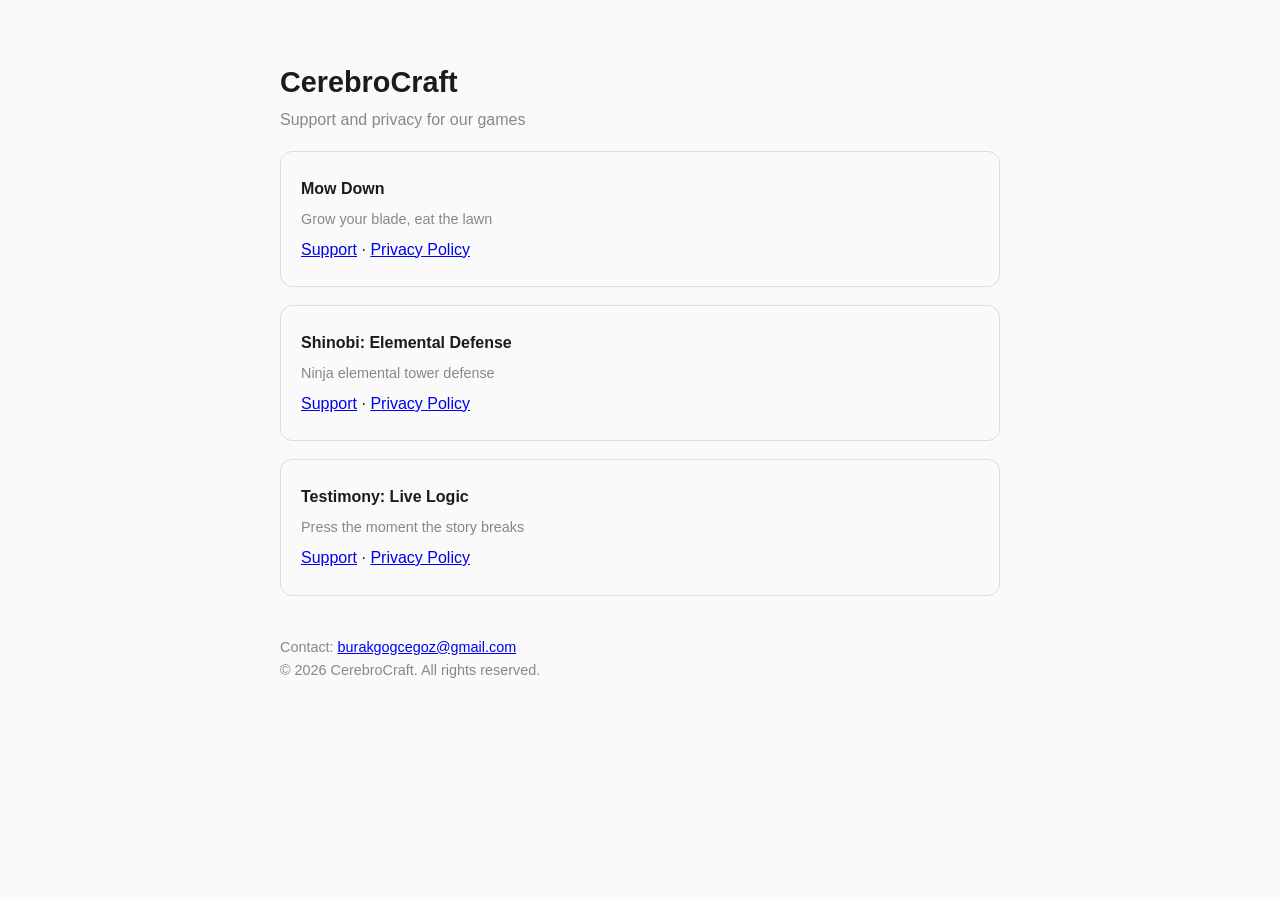
<file: index.html>
﻿<!DOCTYPE html>
<html lang="en">
<head>
<meta charset="utf-8">
<meta name="viewport" content="width=device-width, initial-scale=1">
<title>CerebroCraft &mdash; Support</title>
<style>
  :root { color-scheme: light dark; }
  body { font-family: -apple-system, BlinkMacSystemFont, "Segoe UI", Roboto, Helvetica, Arial, sans-serif;
         line-height: 1.6; max-width: 720px; margin: 0 auto; padding: 40px 20px 64px; color: #1b1b1f; background: #fafafa; }
  @media (prefers-color-scheme: dark) { body { color: #e7e7ea; background: #17181c; } a { color: #7fb4ff; } }
  h1 { font-size: 1.8rem; margin-bottom: 2px; }
  .tag { color: #888; margin-top: 0; }
  .card { border: 1px solid rgba(127,127,127,0.25); border-radius: 12px; padding: 18px 20px; margin-top: 18px; }
  .card p { margin: 6px 0; }
  .name { font-weight: 600; }
  .sub { color: #888; font-size: 0.9rem; }
</style>
</head>
<body>
<h1>CerebroCraft</h1>
<p class="tag">Support and privacy for our games</p>

<div class="card">
<p class="name">Mow Down</p>
<p class="sub">Grow your blade, eat the lawn</p>
<p><a href="mowdown/">Support</a> &middot; <a href="mowdown/privacy.html">Privacy Policy</a></p>
</div>

<div class="card">
<p class="name">Shinobi: Elemental Defense</p>
<p class="sub">Ninja elemental tower defense</p>
<p><a href="shinobi/">Support</a> &middot; <a href="shinobi/privacy.html">Privacy Policy</a></p>
</div>

<div class="card">
<p class="name">Testimony: Live Logic</p>
<p class="sub">Press the moment the story breaks</p>
<p><a href="testimony/">Support</a> &middot; <a href="testimony/privacy.html">Privacy Policy</a></p>
</div>

<p style="margin-top:40px; color:#888; font-size:0.9rem;">Contact: <a href="mailto:burakgogcegoz@gmail.com">burakgogcegoz@gmail.com</a><br>
&copy; 2026 CerebroCraft. All rights reserved.</p>
</body>
</html>
</file>
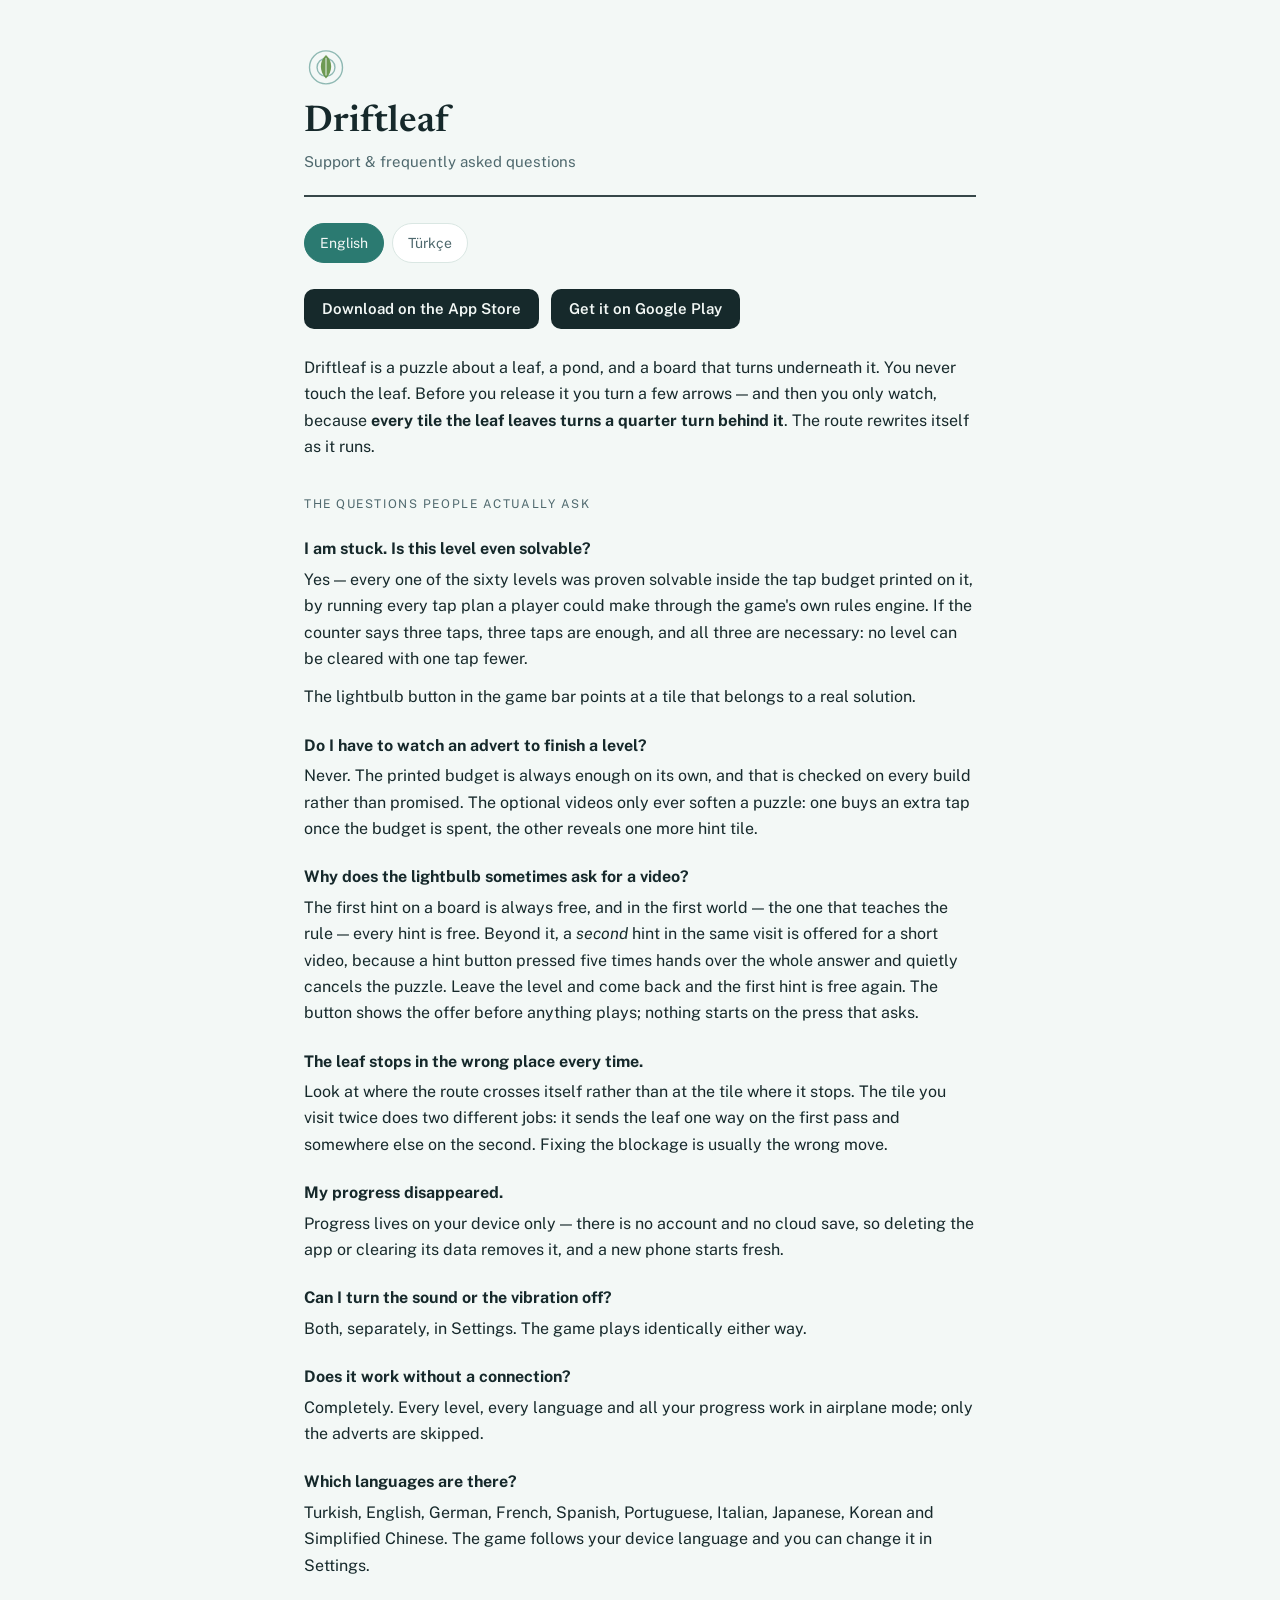
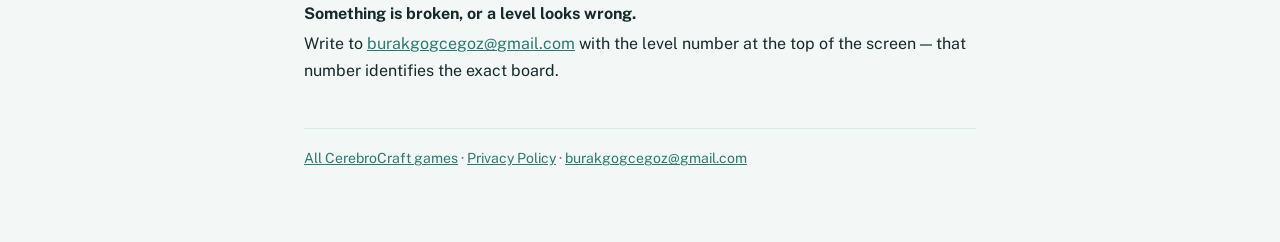
<file: driftleaf/index.html>
<!doctype html>
<html lang="en">
<head>
<meta charset="utf-8">
<meta name="viewport" content="width=device-width, initial-scale=1">
<title>Driftleaf — Support</title>
<meta name="description" content="Driftleaf support and frequently asked questions.">
<link rel="preconnect" href="https://fonts.googleapis.com">
<link rel="preconnect" href="https://fonts.gstatic.com" crossorigin>
<link rel="stylesheet" href="https://fonts.googleapis.com/css2?family=Newsreader:opsz,wght@6..72,600&family=Public+Sans:wght@400;600&display=swap">
<style>
  :root {
    --bg:#f3f8f6; --card:#ffffff; --ink:#16292b; --soft:#4f696e;
    --line:#dae7e3; --line-soft:#eaf2ef; --accent:#2b7a71; --leaf:#5f8f41;
  }
  @media (prefers-color-scheme: dark) {
    :root {
      --bg:#0e1617; --card:#141f1e; --ink:#e4efec; --soft:#a3bab6;
      --line:#22322f; --line-soft:#192726; --accent:#77cec2; --leaf:#9ccb72;
    }
  }
  * { box-sizing:border-box; }
  body {
    margin:0; padding:0 20px 72px; background:var(--bg); color:var(--ink);
    font:16px/1.65 "Public Sans", -apple-system, BlinkMacSystemFont, "Segoe UI", Roboto, Helvetica, Arial, sans-serif;
    -webkit-text-size-adjust:100%;
  }
  main { max-width:42rem; margin:0 auto; }
  header.top { padding:44px 0 0; }
  .mark { display:block; width:44px; height:44px; margin:0 0 14px; }
  h1 {
    font-family:Newsreader, Georgia, "Times New Roman", serif; font-weight:600;
    font-size:clamp(1.7rem,5vw,2.3rem); line-height:1.15; margin:0 0 6px; text-wrap:balance;
  }
  .tagline { color:var(--soft); margin:0 0 20px; font-size:15px; }
  .rule { height:2px; background:var(--ink); opacity:.85; margin:0 0 26px; }
  .langs { display:flex; gap:8px; margin:0 0 26px; }
  .langs button {
    font:inherit; font-size:14px; padding:7px 15px; min-height:40px;
    border:1px solid var(--line); border-radius:999px; background:var(--card);
    color:var(--soft); cursor:pointer;
  }
  .langs button[aria-pressed="true"] { background:var(--accent); border-color:var(--accent); color:var(--bg); }
  .langs button:focus-visible { outline:2px solid var(--accent); outline-offset:2px; }
  .get { display:flex; gap:12px; align-items:center; flex-wrap:wrap; margin:0 0 26px; }
  .badge {
    display:inline-block; padding:11px 18px; border-radius:10px;
    background:var(--ink); color:var(--bg); text-decoration:none;
    font-size:15px; font-weight:600; line-height:1.2;
  }
  .badge:hover { background:var(--accent); }
  .badge:focus-visible { outline:2px solid var(--accent); outline-offset:3px; }
  .eyebrow {
    font-size:12px; letter-spacing:.13em; text-transform:uppercase;
    color:var(--soft); margin:34px 0 12px;
  }
  h2 {
    font-family:Newsreader, Georgia, serif; font-weight:600; font-size:1.15rem;
    margin:30px 0 8px; padding-top:10px; border-top:1px solid var(--line);
  }
  h3 { font-size:1rem; margin:22px 0 4px; }
  p { margin:0 0 12px; }
  ul { padding-left:1.2rem; margin:0 0 14px; }
  li { margin:5px 0; }
  code {
    background:var(--line-soft); border:1px solid var(--line); padding:1px 5px;
    border-radius:5px; font-size:.9em;
  }
  a { color:var(--accent); overflow-wrap:anywhere; }
  footer.end {
    margin-top:44px; padding-top:18px; border-top:1px solid var(--line);
    color:var(--soft); font-size:14px;
  }
  section[hidden] { display:none; }
</style>
</head>
<body>
<main>
  <header class="top">
    <svg class="mark" viewBox="0 0 64 64" aria-hidden="true">
      <circle cx="32" cy="34" r="24" fill="none" stroke="var(--accent)" stroke-width="2" opacity=".5"/>
      <circle cx="32" cy="34" r="13" fill="none" stroke="var(--accent)" stroke-width="2" opacity=".5"/>
      <path d="M32 16 C42 25 42 40 32 50 C22 40 22 25 32 16 Z" fill="var(--leaf)" opacity=".9"/>
      <path d="M32 21 L32 45" stroke="var(--bg)" stroke-width="2" stroke-linecap="round" opacity=".7"/>
    </svg>
    <h1>Driftleaf</h1>
    <p class="tagline">Support &amp; frequently asked questions</p>
    <div class="rule"></div>
    <div class="langs">
      <button type="button" data-lang="en" aria-pressed="true">English</button>
      <button type="button" data-lang="tr" aria-pressed="false">Türkçe</button>
    </div>
    <!--
      The shared result card in the game points at this page, so this is where
      someone who was handed a score ends up, on whichever phone they are holding.
      Both stores are live, so both are offered rather than one badge and a promise.
    -->
    <div class="get">
      <a class="badge" href="https://apps.apple.com/app/id6804415221">Download on the App&nbsp;Store</a>
      <a class="badge" href="https://play.google.com/store/apps/details?id=com.cerebrocraft.driftleaf">Get it on Google&nbsp;Play</a>
    </div>
  </header>

  <section id="en" lang="en">

    <p>Driftleaf is a puzzle about a leaf, a pond, and a board that turns underneath it.
    You never touch the leaf. Before you release it you turn a few arrows — and then you
    only watch, because <strong>every tile the leaf leaves turns a quarter turn behind
    it</strong>. The route rewrites itself as it runs.</p>

    <p class="eyebrow">The questions people actually ask</p>

    <h3>I am stuck. Is this level even solvable?</h3>
    <p>Yes — every one of the sixty levels was proven solvable inside the tap budget
    printed on it, by running every tap plan a player could make through the game's own
    rules engine. If the counter says three taps, three taps are enough, and all three are
    necessary: no level can be cleared with one tap fewer.</p>
    <p>The lightbulb button in the game bar points at a tile that belongs to a real
    solution.</p>

    <h3>Do I have to watch an advert to finish a level?</h3>
    <p>Never. The printed budget is always enough on its own, and that is checked on every
    build rather than promised. The optional videos only ever soften a puzzle: one buys an
    extra tap once the budget is spent, the other reveals one more hint tile.</p>

    <h3>Why does the lightbulb sometimes ask for a video?</h3>
    <p>The first hint on a board is always free, and in the first world — the one
    that teaches the rule — every hint is free. Beyond it, a <em>second</em> hint in the
    same visit is offered for a short video, because a hint button pressed five times
    hands over the whole answer and quietly cancels the puzzle. Leave the level and come
    back and the first hint is free again. The button shows the offer before anything
    plays; nothing starts on the press that asks.</p>

    <h3>The leaf stops in the wrong place every time.</h3>
    <p>Look at where the route crosses itself rather than at the tile where it stops. The
    tile you visit twice does two different jobs: it sends the leaf one way on the first
    pass and somewhere else on the second. Fixing the blockage is usually the wrong move.</p>

    <h3>My progress disappeared.</h3>
    <p>Progress lives on your device only — there is no account and no cloud save, so
    deleting the app or clearing its data removes it, and a new phone starts fresh.</p>

    <h3>Can I turn the sound or the vibration off?</h3>
    <p>Both, separately, in Settings. The game plays identically either way.</p>

    <h3>Does it work without a connection?</h3>
    <p>Completely. Every level, every language and all your progress work in airplane
    mode; only the adverts are skipped.</p>

    <h3>Which languages are there?</h3>
    <p>Turkish, English, German, French, Spanish, Portuguese, Italian, Japanese, Korean
    and Simplified Chinese. The game follows your device language and you can change it
    in Settings.</p>

    <h3>Something is broken, or a level looks wrong.</h3>
    <p>Write to <a href="mailto:burakgogcegoz@gmail.com">burakgogcegoz@gmail.com</a> with
    the level number at the top of the screen — that number identifies the exact board.</p>

  </section>

  <section id="tr" lang="tr">

    <p>Driftleaf bir yaprak, bir gölet ve yaprağın altında dönen bir tahta üzerine kurulu
    bir bulmaca. Yaprağa hiç dokunmazsın. Bırakmadan önce birkaç oku çevirirsin — sonra
    yalnızca izlersin, çünkü <strong>yaprak bir karodan ayrılırken o karo arkasında çeyrek
    tur döner</strong>. Yol, akarken kendini yeniden yazar.</p>

    <p class="eyebrow">Gerçekten sorulan sorular</p>

    <h3>Takıldım. Bu bölüm gerçekten geçilebiliyor mu?</h3>
    <p>Evet — altmış bölümün her biri, üstünde yazan dokunuş bütçesiyle çözülebildiği
    ispatlanarak yayınlandı: oyuncunun yapabileceği tüm dokunuş planları oyunun kendi
    kural motorunda tek tek çalıştırıldı. Sayaç "üç dokunuş" diyorsa üçü yeter, üçü de
    gereklidir; hiçbir bölüm bir dokunuş eksiğiyle geçilemez.</p>
    <p>Oyun çubuğundaki ampul düğmesi, gerçek bir çözüme ait bir karoyu gösterir.</p>

    <h3>Bölümü geçmek için reklam izlemem gerekiyor mu?</h3>
    <p>Asla. Yazılı bütçe tek başına her zaman yeter ve bu, söz verilen değil, her
    derlemede yeniden sınanan bir şey. İsteğe bağlı videolar bulmacayı yalnızca yumuşatır:
    biri bütçe bitince bir ek dokunuş verir, diğeri bir ipucu karosu daha açar.</p>

    <h3>Ampul neden bazen video istiyor?</h3>
    <p>Her tahtada ilk ipucu bedava; ilk dünyada — kuralı öğreten dünyada — her
    ipucu bedava. Ötesinde, <em>aynı ziyaretteki ikinci</em> ipucu için kısa bir video
    teklif ediliyor: beş kez basılan bir ipucu düğmesi cevabın tamamını verir ve bulmacayı
    sessizce iptal eder. Bölümden çıkıp geri girersen ilk ipucu yine bedava. Düğme teklifi
    oynatmadan önce gösteriyor; hiçbir video, onu isteyen basışta başlamıyor.</p>

    <h3>Yaprak her seferinde yanlış yerde duruyor.</h3>
    <p>Yaprağın durduğu karoya değil, rotanın kendisiyle kesiştiği yere bak. İki kez
    uğradığın karo iki ayrı iş yapar: ilk geçişte seni bir yere, ikinci geçişte bambaşka
    bir yere gönderir. Tıkanmayı düzeltmeye çalışmak genelde yanlış hamledir.</p>

    <h3>İlerlemem kayboldu.</h3>
    <p>İlerleme yalnızca cihazında durur — hesap da bulut kayıt da yok. Uygulamayı silmek
    ya da verisini temizlemek onu da siler; yeni bir telefon sıfırdan başlar.</p>

    <h3>Sesi veya titreşimi kapatabilir miyim?</h3>
    <p>İkisini de, ayrı ayrı, Ayarlar'dan. Oyun her iki durumda da tıpatıp aynı oynanır.</p>

    <h3>İnternetsiz çalışıyor mu?</h3>
    <p>Tamamen. Uçak modunda her bölüm, her dil ve tüm ilerlemen normal çalışır; yalnızca
    reklamlar atlanır.</p>

    <h3>Hangi diller var?</h3>
    <p>Türkçe, İngilizce, Almanca, Fransızca, İspanyolca, Portekizce, İtalyanca, Japonca,
    Korece ve Basitleştirilmiş Çince. Oyun cihazının dilini izler, Ayarlar'dan
    değiştirebilirsin.</p>

    <h3>Bir şey bozuk ya da bir bölüm yanlış görünüyor.</h3>
    <p>Ekranın üstündeki bölüm numarasıyla birlikte
    <a href="mailto:burakgogcegoz@gmail.com">burakgogcegoz@gmail.com</a> adresine yaz — o
    numara tam olarak hangi tahta olduğunu söylüyor.</p>

  </section>

  <footer class="end"><a href="../">All CerebroCraft games</a> · <a href="privacy.html">Privacy Policy</a> · <a href="mailto:burakgogcegoz@gmail.com">burakgogcegoz@gmail.com</a></footer>
</main>
<script>
  /* Both languages are in the page, so with JavaScript off nothing is lost —
     the toggle only hides one of them. The choice goes in the query string:
     a fragment would make the browser scroll past the buttons that set it. */
  (function () {
    var sections = { en: document.getElementById('en'), tr: document.getElementById('tr') };
    var buttons = document.querySelectorAll('.langs button');
    function show(code) {
      for (var k in sections) sections[k].hidden = (k !== code);
      buttons.forEach(function (b) { b.setAttribute('aria-pressed', String(b.dataset.lang === code)); });
      document.documentElement.lang = code;
      try { history.replaceState(null, '', '?lang=' + code); } catch (e) {}
    }
    buttons.forEach(function (b) { b.addEventListener('click', function () { show(b.dataset.lang); }); });
    var asked = (location.search.match(/[?&]lang=(tr|en)/) || [])[1] ||
                (location.hash === '#tr' ? 'tr' : location.hash === '#en' ? 'en' : '');
    show(asked || ((navigator.language || 'en').toLowerCase().indexOf('tr') === 0 ? 'tr' : 'en'));
    window.scrollTo(0, 0);
  })();
</script>
</body>
</html>
</file>
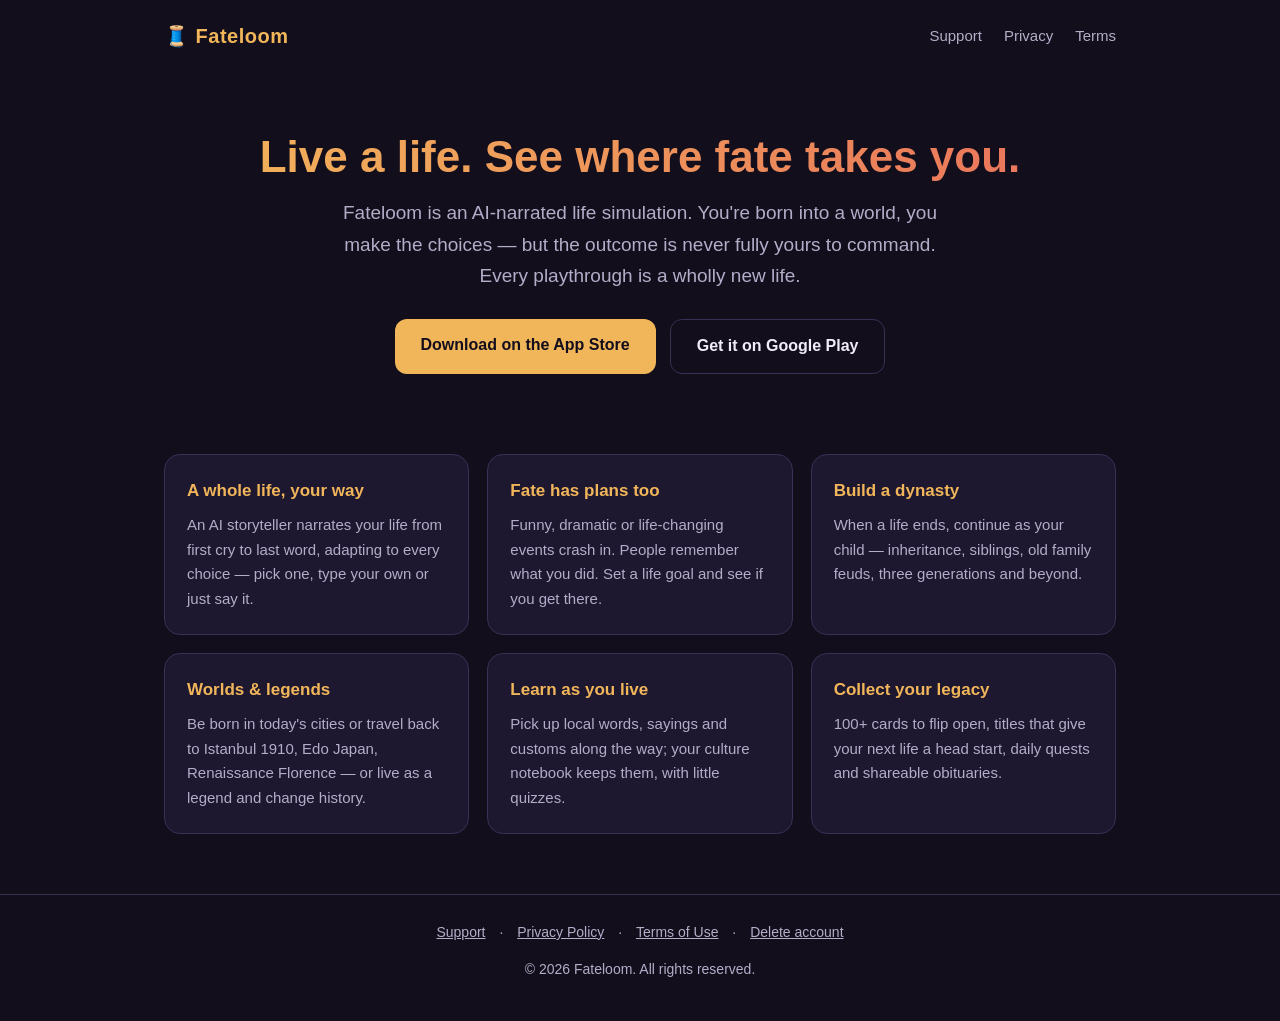
<file: fateloom/index.html>
<!doctype html>
<html lang="en">
<head>
<meta charset="utf-8" />
<meta name="viewport" content="width=device-width, initial-scale=1" />
<title>Fateloom — Live a life. See where fate takes you.</title>
<meta name="description" content="Fateloom is an AI-narrated life simulation for iOS and Android. Be born, make choices, and let fate decide the rest." />
<link rel="stylesheet" href="./style.css" />
</head>
<body>
<nav class="nav">
  <a class="brand" href="./index.html">🧵 Fateloom</a>
  <div class="sp"></div>
  <a href="./support.html">Support</a>
  <a href="./privacy.html">Privacy</a>
  <a href="./terms.html">Terms</a>
</nav>

<section class="hero">
  <h1>Live a life. See where fate takes you.</h1>
  <p>Fateloom is an AI-narrated life simulation. You're born into a world, you make the choices — but the outcome is never fully yours to command. Every playthrough is a wholly new life.</p>
  <div class="btns">
    <a class="btn" href="https://apps.apple.com/app/id6818452200">Download on the App Store</a>
    <a class="btn ghost" href="https://play.google.com/store/apps/details?id=co.fateloom.app">Get it on Google Play</a>
  </div>
</section>

<section class="features">
  <div class="feature"><h3>A whole life, your way</h3><p>An AI storyteller narrates your life from first cry to last word, adapting to every choice — pick one, type your own or just say it.</p></div>
  <div class="feature"><h3>Fate has plans too</h3><p>Funny, dramatic or life-changing events crash in. People remember what you did. Set a life goal and see if you get there.</p></div>
  <div class="feature"><h3>Build a dynasty</h3><p>When a life ends, continue as your child — inheritance, siblings, old family feuds, three generations and beyond.</p></div>
  <div class="feature"><h3>Worlds &amp; legends</h3><p>Be born in today's cities or travel back to Istanbul 1910, Edo Japan, Renaissance Florence — or live as a legend and change history.</p></div>
  <div class="feature"><h3>Learn as you live</h3><p>Pick up local words, sayings and customs along the way; your culture notebook keeps them, with little quizzes.</p></div>
  <div class="feature"><h3>Collect your legacy</h3><p>100+ cards to flip open, titles that give your next life a head start, daily quests and shareable obituaries.</p></div>
</section>

<footer>
  <div><a href="./support.html">Support</a> · <a href="./privacy.html">Privacy Policy</a> · <a href="./terms.html">Terms of Use</a> · <a href="./delete-account.html">Delete account</a></div>
  <p>© <span id="y"></span> Fateloom. All rights reserved.</p>
</footer>
<script>document.getElementById('y').textContent=new Date().getFullYear()</script>
</body>
</html>
</file>
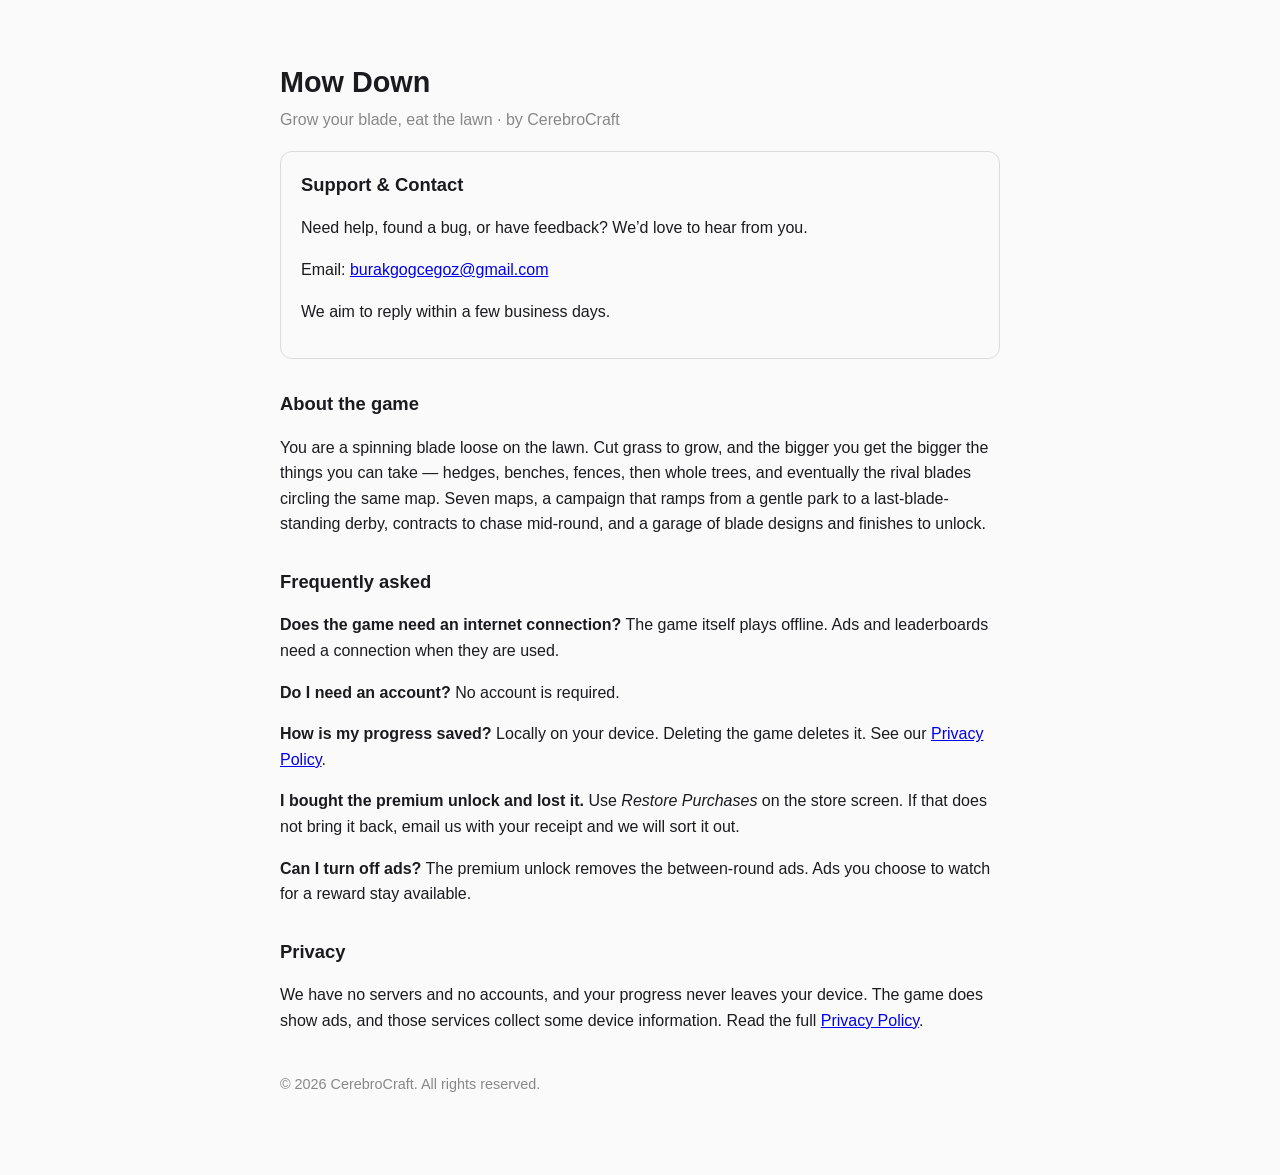
<file: mowdown/index.html>
<!DOCTYPE html>
<html lang="en">
<head>
<meta charset="utf-8">
<meta name="viewport" content="width=device-width, initial-scale=1">
<title>Mow Down &mdash; Support</title>
<style>
  :root { color-scheme: light dark; }
  body { font-family: -apple-system, BlinkMacSystemFont, "Segoe UI", Roboto, Helvetica, Arial, sans-serif;
         line-height: 1.6; max-width: 720px; margin: 0 auto; padding: 40px 20px 64px; color: #1b1b1f; background: #fafafa; }
  @media (prefers-color-scheme: dark) { body { color: #e7e7ea; background: #17181c; } a { color: #7fb4ff; } }
  h1 { font-size: 1.8rem; margin-bottom: 2px; }
  .tag { color: #888; margin-top: 0; }
  h2 { font-size: 1.15rem; margin-top: 30px; }
  code { background: rgba(127,127,127,0.15); padding: 1px 5px; border-radius: 4px; }
  .card { border: 1px solid rgba(127,127,127,0.25); border-radius: 12px; padding: 18px 20px; margin-top: 18px; }
</style>
</head>
<body>
<h1>Mow Down</h1>
<p class="tag">Grow your blade, eat the lawn &middot; by CerebroCraft</p>

<div class="card">
<h2 style="margin-top:0">Support &amp; Contact</h2>
<p>Need help, found a bug, or have feedback? We&rsquo;d love to hear from you.</p>
<p>Email: <a href="mailto:burakgogcegoz@gmail.com">burakgogcegoz@gmail.com</a></p>
<p>We aim to reply within a few business days.</p>
</div>

<h2>About the game</h2>
<p>You are a spinning blade loose on the lawn. Cut grass to grow, and the bigger you get the bigger the things you can take &mdash; hedges, benches, fences, then whole trees, and eventually the rival blades circling the same map. Seven maps, a campaign that ramps from a gentle park to a last-blade-standing derby, contracts to chase mid-round, and a garage of blade designs and finishes to unlock.</p>

<h2>Frequently asked</h2>
<p><strong>Does the game need an internet connection?</strong> The game itself plays offline. Ads and leaderboards need a connection when they are used.</p>
<p><strong>Do I need an account?</strong> No account is required.</p>
<p><strong>How is my progress saved?</strong> Locally on your device. Deleting the game deletes it. See our <a href="privacy.html">Privacy Policy</a>.</p>
<p><strong>I bought the premium unlock and lost it.</strong> Use <em>Restore Purchases</em> on the store screen. If that does not bring it back, email us with your receipt and we will sort it out.</p>
<p><strong>Can I turn off ads?</strong> The premium unlock removes the between-round ads. Ads you choose to watch for a reward stay available.</p>

<h2>Privacy</h2>
<p>We have no servers and no accounts, and your progress never leaves your device. The game does show ads, and those services collect some device information. Read the full <a href="privacy.html">Privacy Policy</a>.</p>

<p style="margin-top:40px; color:#888; font-size:0.9rem;">&copy; 2026 CerebroCraft. All rights reserved.</p>
</body>
</html>
</file>
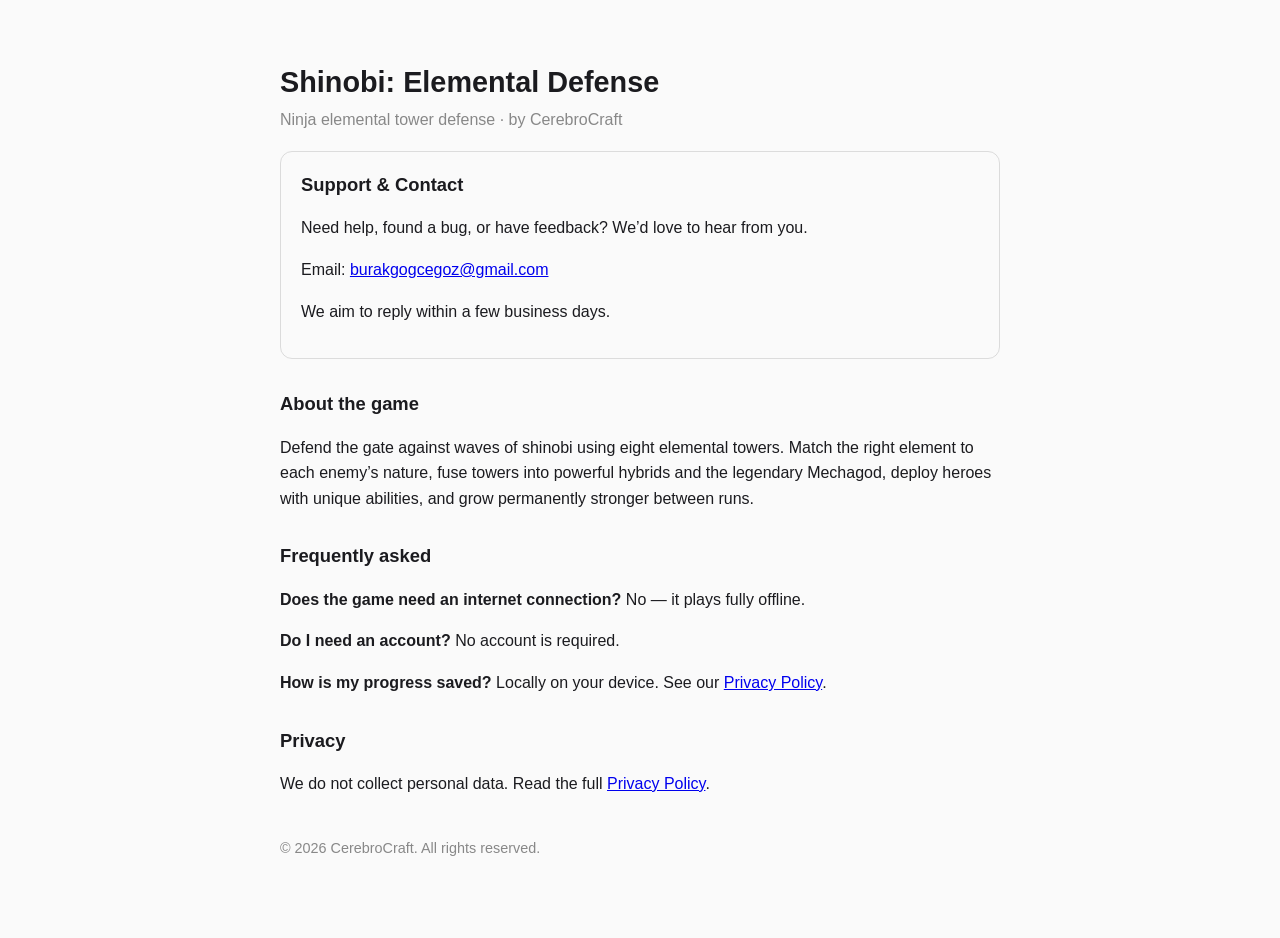
<file: shinobi/index.html>
<!DOCTYPE html>
<html lang="en">
<head>
<meta charset="utf-8">
<meta name="viewport" content="width=device-width, initial-scale=1">
<title>Shinobi: Elemental Defense &mdash; Support</title>
<style>
  :root { color-scheme: light dark; }
  body { font-family: -apple-system, BlinkMacSystemFont, "Segoe UI", Roboto, Helvetica, Arial, sans-serif;
         line-height: 1.6; max-width: 720px; margin: 0 auto; padding: 40px 20px 64px; color: #1b1b1f; background: #fafafa; }
  @media (prefers-color-scheme: dark) { body { color: #e7e7ea; background: #17181c; } a { color: #7fb4ff; } }
  h1 { font-size: 1.8rem; margin-bottom: 2px; }
  .tag { color: #888; margin-top: 0; }
  h2 { font-size: 1.15rem; margin-top: 30px; }
  code { background: rgba(127,127,127,0.15); padding: 1px 5px; border-radius: 4px; }
  .card { border: 1px solid rgba(127,127,127,0.25); border-radius: 12px; padding: 18px 20px; margin-top: 18px; }
</style>
</head>
<body>
<h1>Shinobi: Elemental Defense</h1>
<p class="tag">Ninja elemental tower defense &middot; by CerebroCraft</p>

<div class="card">
<h2 style="margin-top:0">Support &amp; Contact</h2>
<p>Need help, found a bug, or have feedback? We&rsquo;d love to hear from you.</p>
<p>Email: <a href="mailto:burakgogcegoz@gmail.com">burakgogcegoz@gmail.com</a></p>
<p>We aim to reply within a few business days.</p>
</div>

<h2>About the game</h2>
<p>Defend the gate against waves of shinobi using eight elemental towers. Match the right element to each enemy&rsquo;s nature, fuse towers into powerful hybrids and the legendary Mechagod, deploy heroes with unique abilities, and grow permanently stronger between runs.</p>

<h2>Frequently asked</h2>
<p><strong>Does the game need an internet connection?</strong> No &mdash; it plays fully offline.</p>
<p><strong>Do I need an account?</strong> No account is required.</p>
<p><strong>How is my progress saved?</strong> Locally on your device. See our <a href="privacy.html">Privacy Policy</a>.</p>

<h2>Privacy</h2>
<p>We do not collect personal data. Read the full <a href="privacy.html">Privacy Policy</a>.</p>

<p style="margin-top:40px; color:#888; font-size:0.9rem;">&copy; 2026 CerebroCraft. All rights reserved.</p>
</body>
</html>
</file>
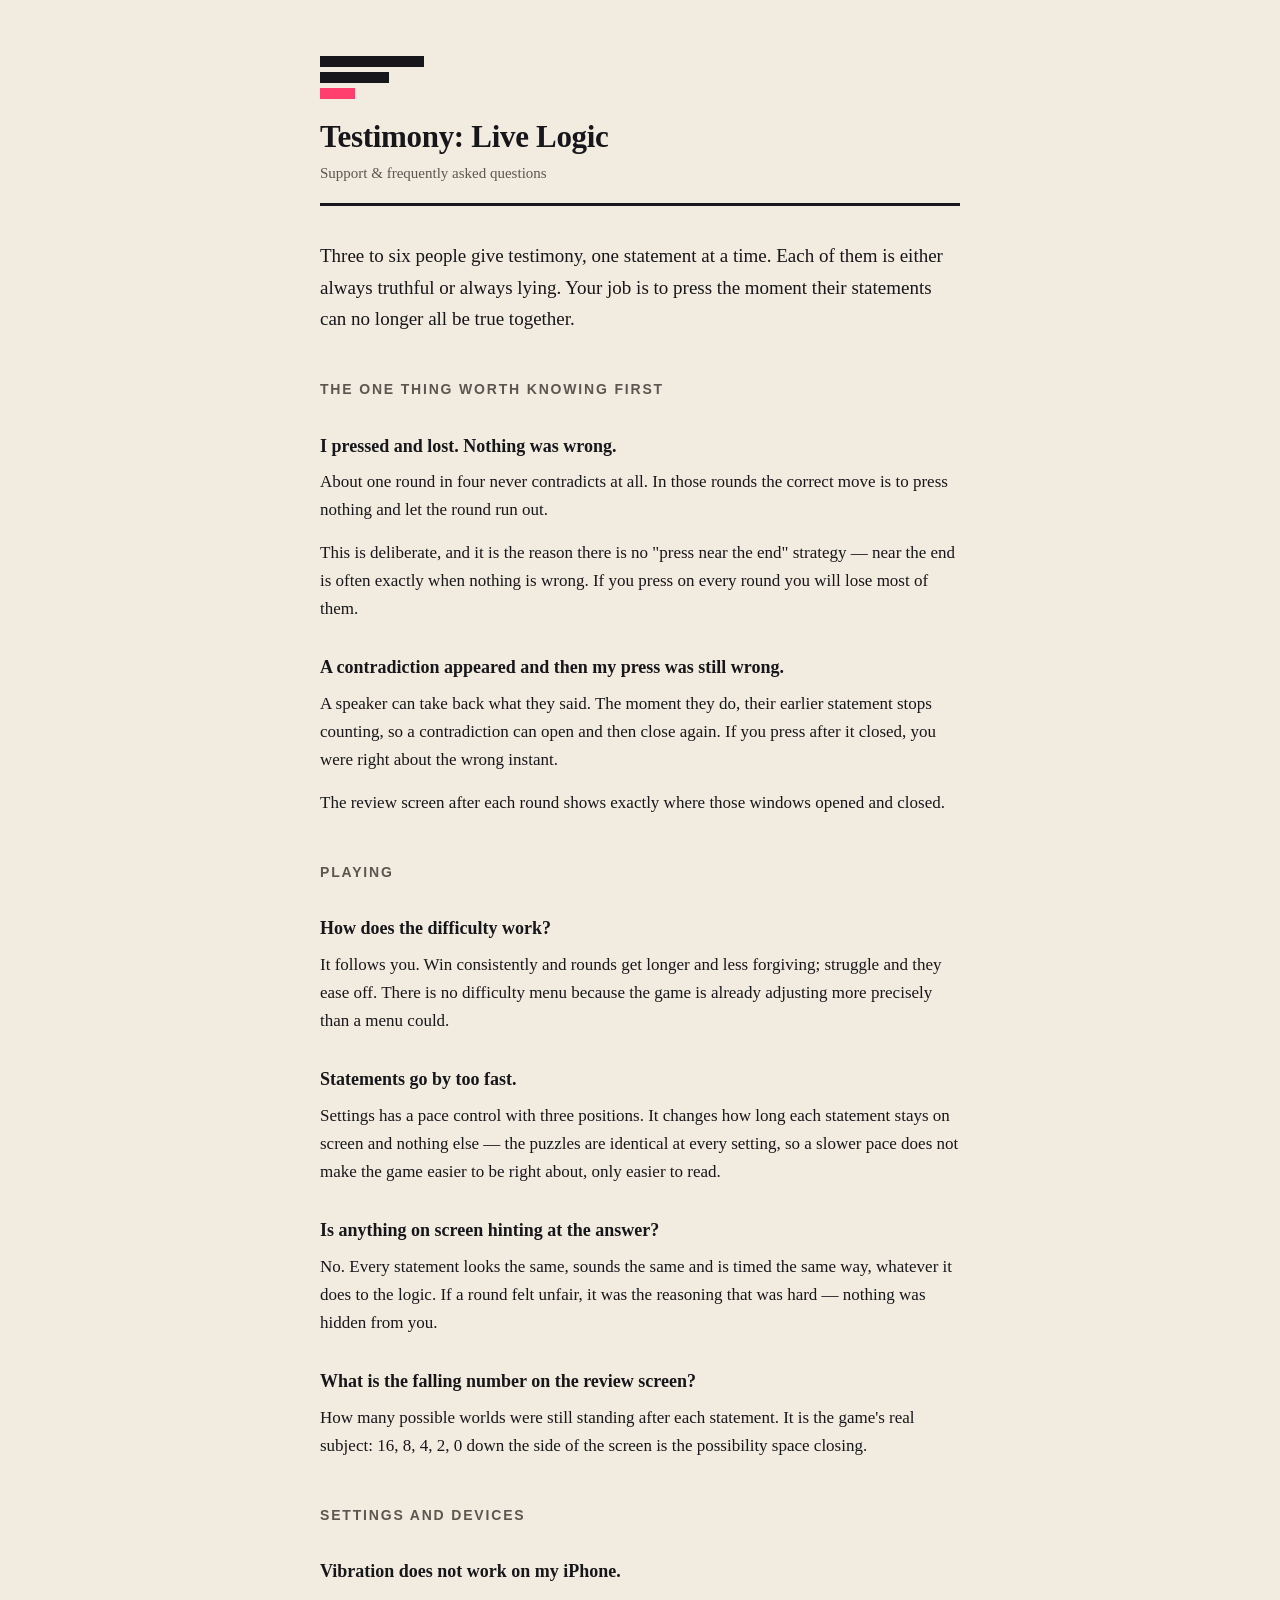
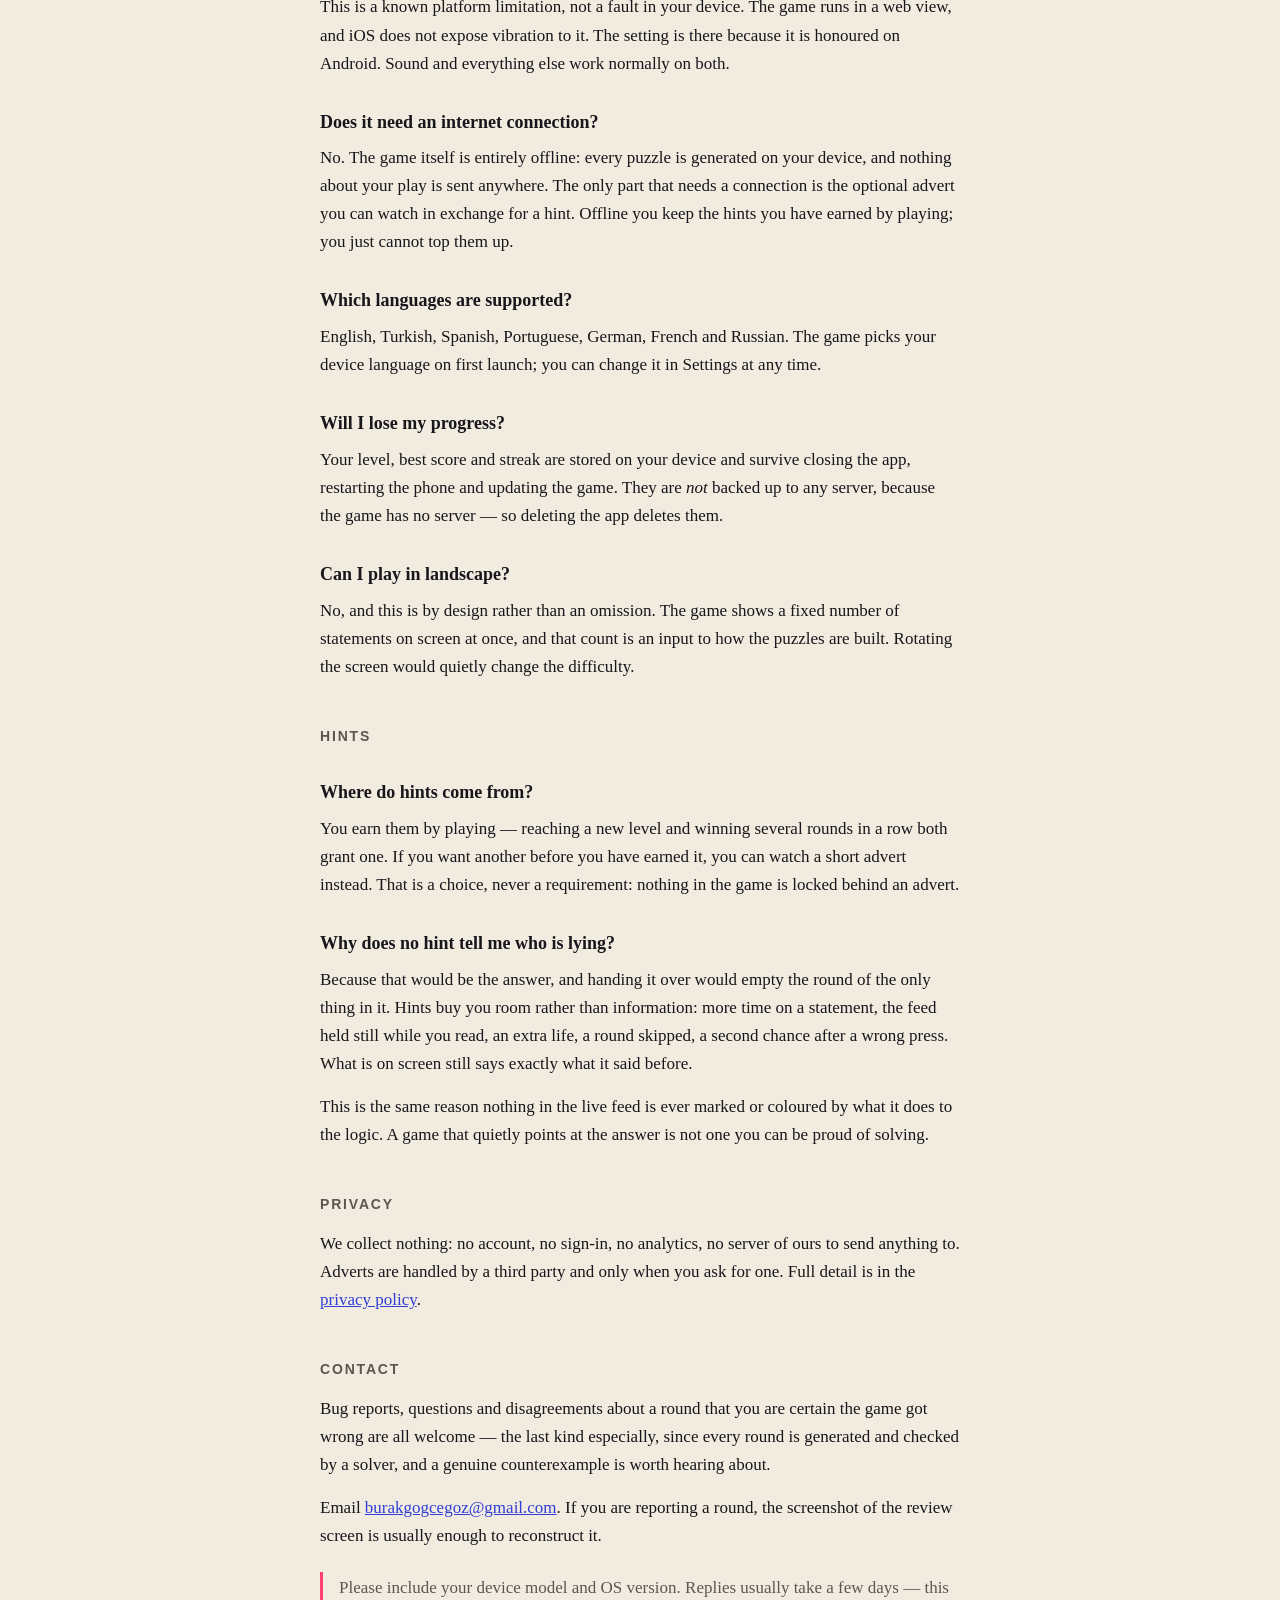
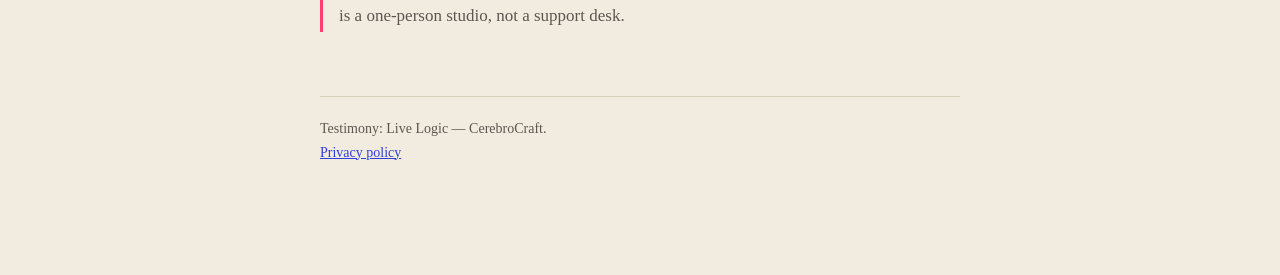
<file: testimony/index.html>
<!doctype html>
<html lang="en">
<head>
<meta charset="utf-8">
<meta name="viewport" content="width=device-width,initial-scale=1">
<title>Testimony — Support</title>
<meta name="description" content="Support and frequently asked questions for Testimony: Live Logic.">
<style>
  :root{
    --paper:#f2ece0; --ink:#17161a; --pink:#ff3f6e; --blue:#2f3fd6;
    --muted:#5b5750; --rule:#d8d0bf;
  }
  *{box-sizing:border-box}
  html{-webkit-text-size-adjust:100%}
  body{
    margin:0; background:var(--paper); color:var(--ink);
    font:17px/1.65 ui-serif, Georgia, "Iowan Old Style", "Times New Roman", serif;
    padding:0 20px;
  }
  .wrap{max-width:640px; margin:0 auto; padding:56px 0 96px}
  header{border-bottom:3px solid var(--ink); padding-bottom:18px; margin-bottom:34px}
  .mark{display:flex; flex-direction:column; gap:5px; width:104px; margin-bottom:20px}
  .mark i{display:block; height:11px; background:var(--ink)}
  .mark i:nth-child(2){width:66%}
  .mark i:nth-child(3){width:34%; background:var(--pink)}
  h1{font-size:31px; line-height:1.15; margin:0 0 6px; letter-spacing:-.01em}
  .sub{margin:0; color:var(--muted); font-size:15px}
  h2{font-size:14px; letter-spacing:.13em; text-transform:uppercase;
     font-family:ui-sans-serif,-apple-system,"Segoe UI",Roboto,sans-serif;
     margin:44px 0 14px; color:var(--muted)}
  h3{font-size:18px; margin:30px 0 7px}
  p{margin:0 0 15px}
  a{color:var(--blue)}
  a:hover{color:var(--pink)}
  .lede{font-size:19px}
  .note{border-left:3px solid var(--pink); padding:2px 0 2px 16px; margin:22px 0; color:var(--muted)}
  ul{margin:0 0 15px; padding-left:20px}
  li{margin-bottom:7px}
  footer{margin-top:64px; padding-top:20px; border-top:1px solid var(--rule);
         color:var(--muted); font-size:14px}
  code{font:14px/1 ui-monospace,SFMono-Regular,Menlo,monospace; background:#e7dfd0; padding:2px 5px; border-radius:3px}
  @media (prefers-color-scheme: dark){
    :root{--paper:#141317; --ink:#ece7dd; --muted:#928c82; --rule:#2c2a30}
  }
</style>
</head>
<body>
<div class="wrap">

  <header>
    <div class="mark" aria-hidden="true"><i></i><i></i><i></i></div>
    <h1>Testimony: Live Logic</h1>
    <p class="sub">Support &amp; frequently asked questions</p>
  </header>

  <p class="lede">Three to six people give testimony, one statement at a time. Each of them is either always truthful or always lying. Your job is to press the moment their statements can no longer all be true together.</p>

  <h2>The one thing worth knowing first</h2>

  <h3>I pressed and lost. Nothing was wrong.</h3>
  <p>About one round in four never contradicts at all. In those rounds the correct move is to press nothing and let the round run out.</p>
  <p>This is deliberate, and it is the reason there is no "press near the end" strategy — near the end is often exactly when nothing is wrong. If you press on every round you will lose most of them.</p>

  <h3>A contradiction appeared and then my press was still wrong.</h3>
  <p>A speaker can take back what they said. The moment they do, their earlier statement stops counting, so a contradiction can open and then close again. If you press after it closed, you were right about the wrong instant.</p>
  <p>The review screen after each round shows exactly where those windows opened and closed.</p>

  <h2>Playing</h2>

  <h3>How does the difficulty work?</h3>
  <p>It follows you. Win consistently and rounds get longer and less forgiving; struggle and they ease off. There is no difficulty menu because the game is already adjusting more precisely than a menu could.</p>

  <h3>Statements go by too fast.</h3>
  <p>Settings has a pace control with three positions. It changes how long each statement stays on screen and nothing else — the puzzles are identical at every setting, so a slower pace does not make the game easier to be right about, only easier to read.</p>

  <h3>Is anything on screen hinting at the answer?</h3>
  <p>No. Every statement looks the same, sounds the same and is timed the same way, whatever it does to the logic. If a round felt unfair, it was the reasoning that was hard — nothing was hidden from you.</p>

  <h3>What is the falling number on the review screen?</h3>
  <p>How many possible worlds were still standing after each statement. It is the game's real subject: 16, 8, 4, 2, 0 down the side of the screen is the possibility space closing.</p>

  <h2>Settings and devices</h2>

  <h3>Vibration does not work on my iPhone.</h3>
  <p>This is a known platform limitation, not a fault in your device. The game runs in a web view, and iOS does not expose vibration to it. The setting is there because it is honoured on Android. Sound and everything else work normally on both.</p>

  <h3>Does it need an internet connection?</h3>
  <p>No. The game itself is entirely offline: every puzzle is generated on your device, and nothing about your play is sent anywhere. The only part that needs a connection is the optional advert you can watch in exchange for a hint. Offline you keep the hints you have earned by playing; you just cannot top them up.</p>

  <h3>Which languages are supported?</h3>
  <p>English, Turkish, Spanish, Portuguese, German, French and Russian. The game picks your device language on first launch; you can change it in Settings at any time.</p>

  <h3>Will I lose my progress?</h3>
  <p>Your level, best score and streak are stored on your device and survive closing the app, restarting the phone and updating the game. They are <em>not</em> backed up to any server, because the game has no server — so deleting the app deletes them.</p>

  <h3>Can I play in landscape?</h3>
  <p>No, and this is by design rather than an omission. The game shows a fixed number of statements on screen at once, and that count is an input to how the puzzles are built. Rotating the screen would quietly change the difficulty.</p>

  <h2>Hints</h2>

  <h3>Where do hints come from?</h3>
  <p>You earn them by playing — reaching a new level and winning several rounds in a row both grant one. If you want another before you have earned it, you can watch a short advert instead. That is a choice, never a requirement: nothing in the game is locked behind an advert.</p>

  <h3>Why does no hint tell me who is lying?</h3>
  <p>Because that would be the answer, and handing it over would empty the round of the only thing in it. Hints buy you room rather than information: more time on a statement, the feed held still while you read, an extra life, a round skipped, a second chance after a wrong press. What is on screen still says exactly what it said before.</p>
  <p>This is the same reason nothing in the live feed is ever marked or coloured by what it does to the logic. A game that quietly points at the answer is not one you can be proud of solving.</p>

  <h2>Privacy</h2>
  <p>We collect nothing: no account, no sign-in, no analytics, no server of ours to send anything to. Adverts are handled by a third party and only when you ask for one. Full detail is in the <a href="privacy.html">privacy policy</a>.</p>

  <h2>Contact</h2>
  <p>Bug reports, questions and disagreements about a round that you are certain the game got wrong are all welcome — the last kind especially, since every round is generated and checked by a solver, and a genuine counterexample is worth hearing about.</p>
  <p>Email <a href="mailto:burakgogcegoz@gmail.com">burakgogcegoz@gmail.com</a>. If you are reporting a round, the screenshot of the review screen is usually enough to reconstruct it.</p>
  <p class="note">Please include your device model and OS version. Replies usually take a few days — this is a one-person studio, not a support desk.</p>

  <footer>
    <p>Testimony: Live Logic — CerebroCraft.<br>
    <a href="privacy.html">Privacy policy</a></p>
  </footer>

</div>
</body>
</html>
</file>
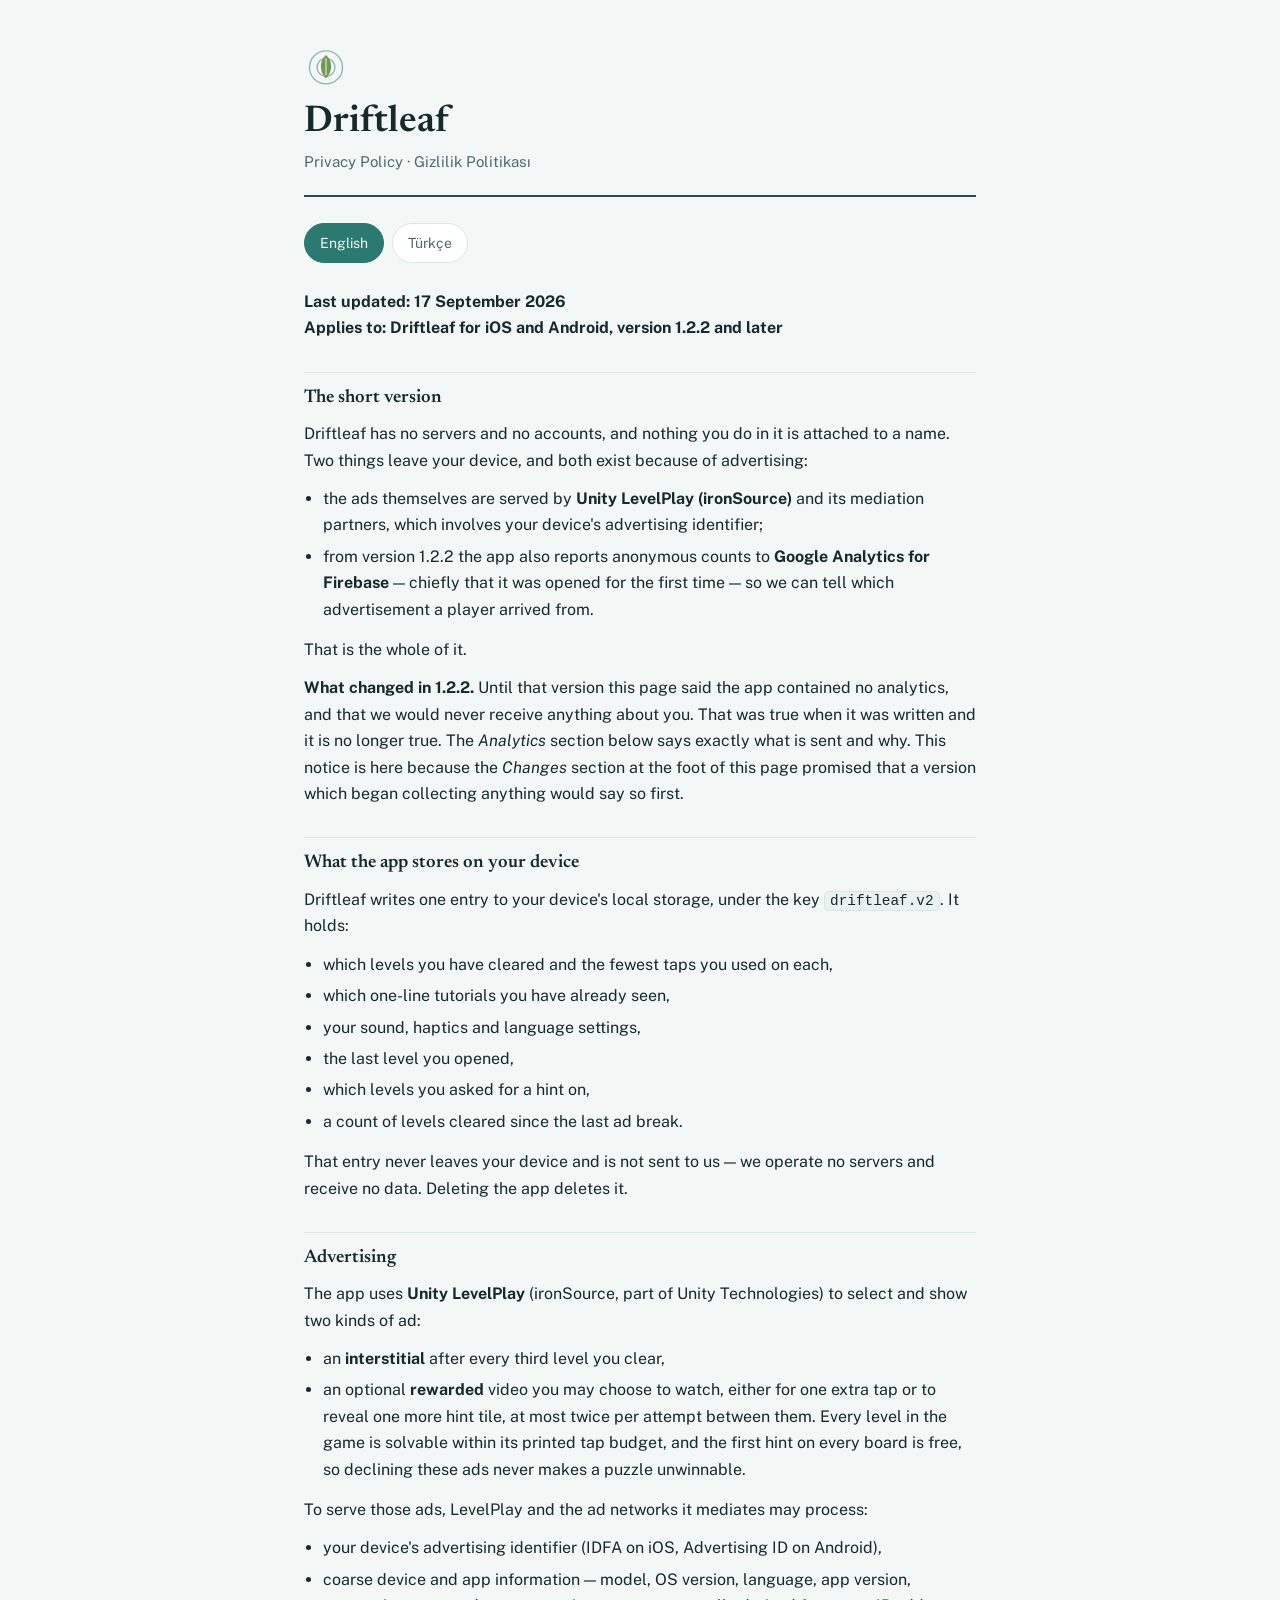
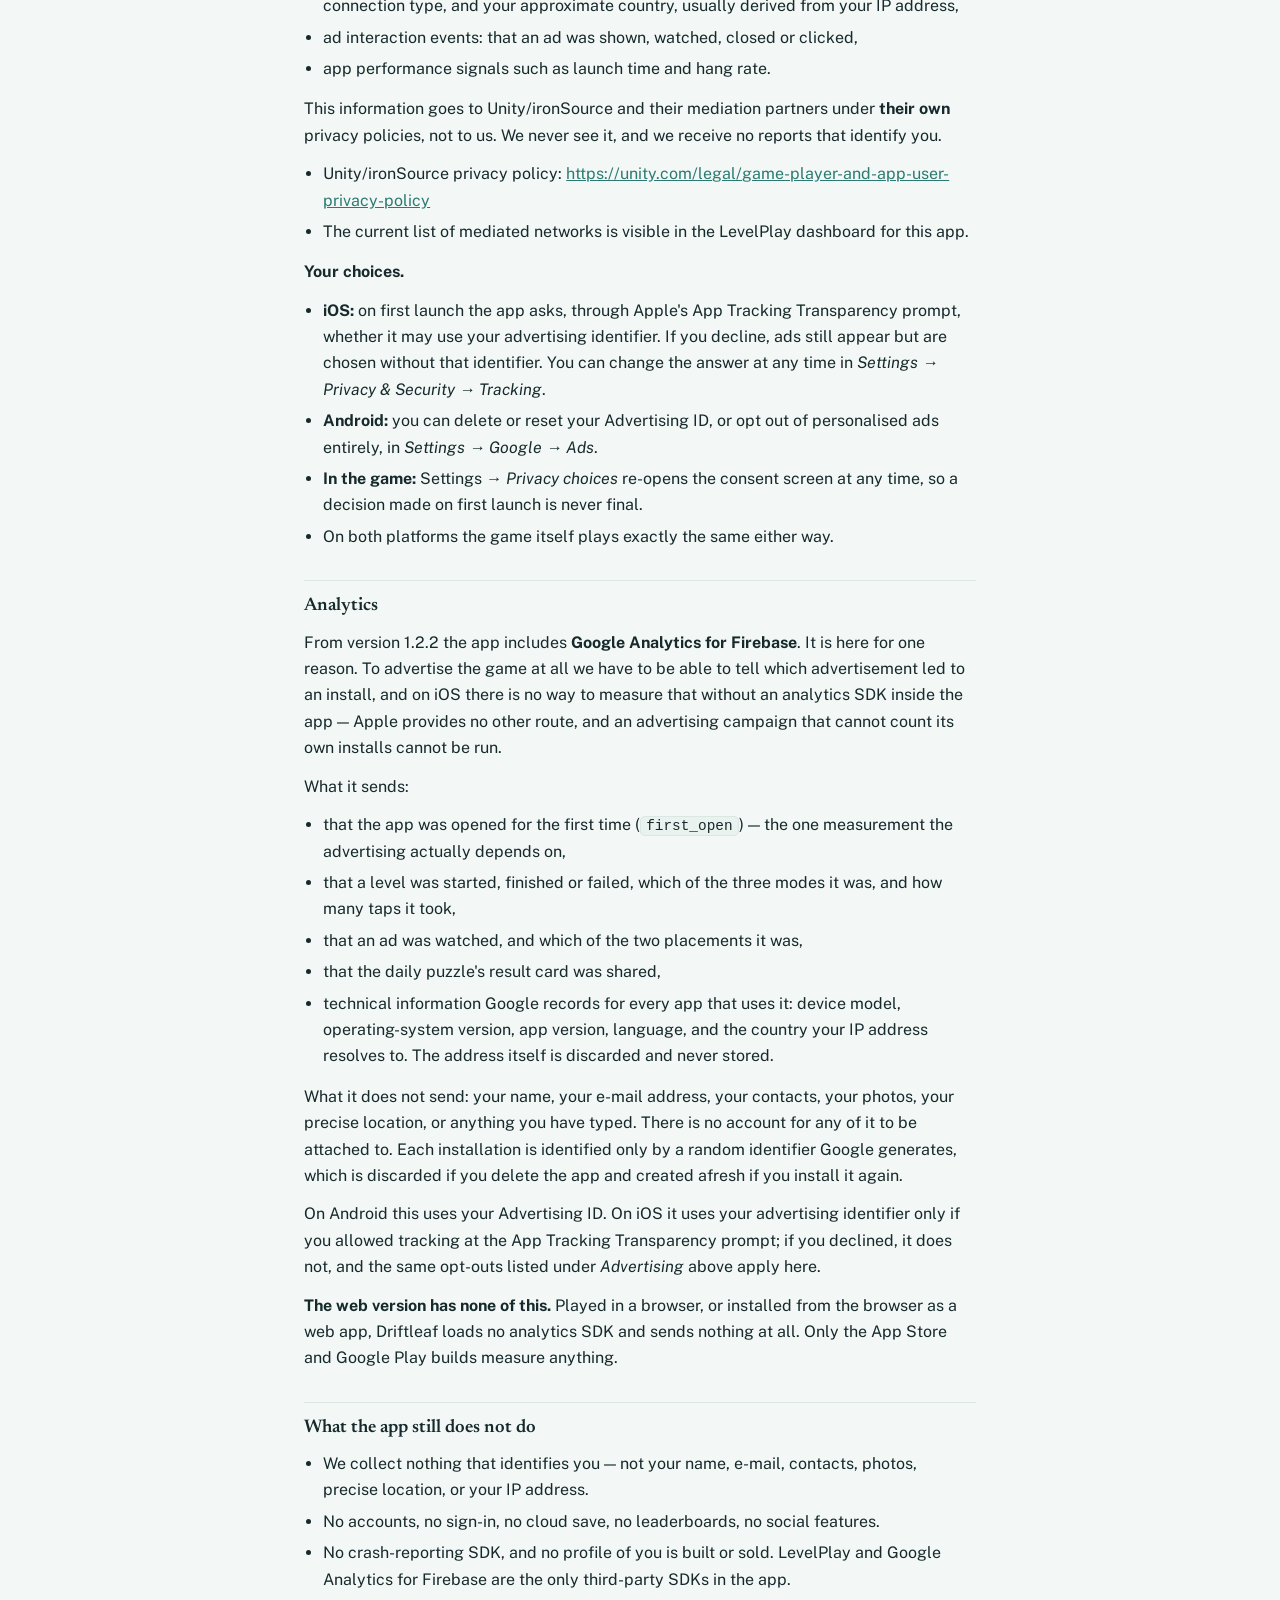
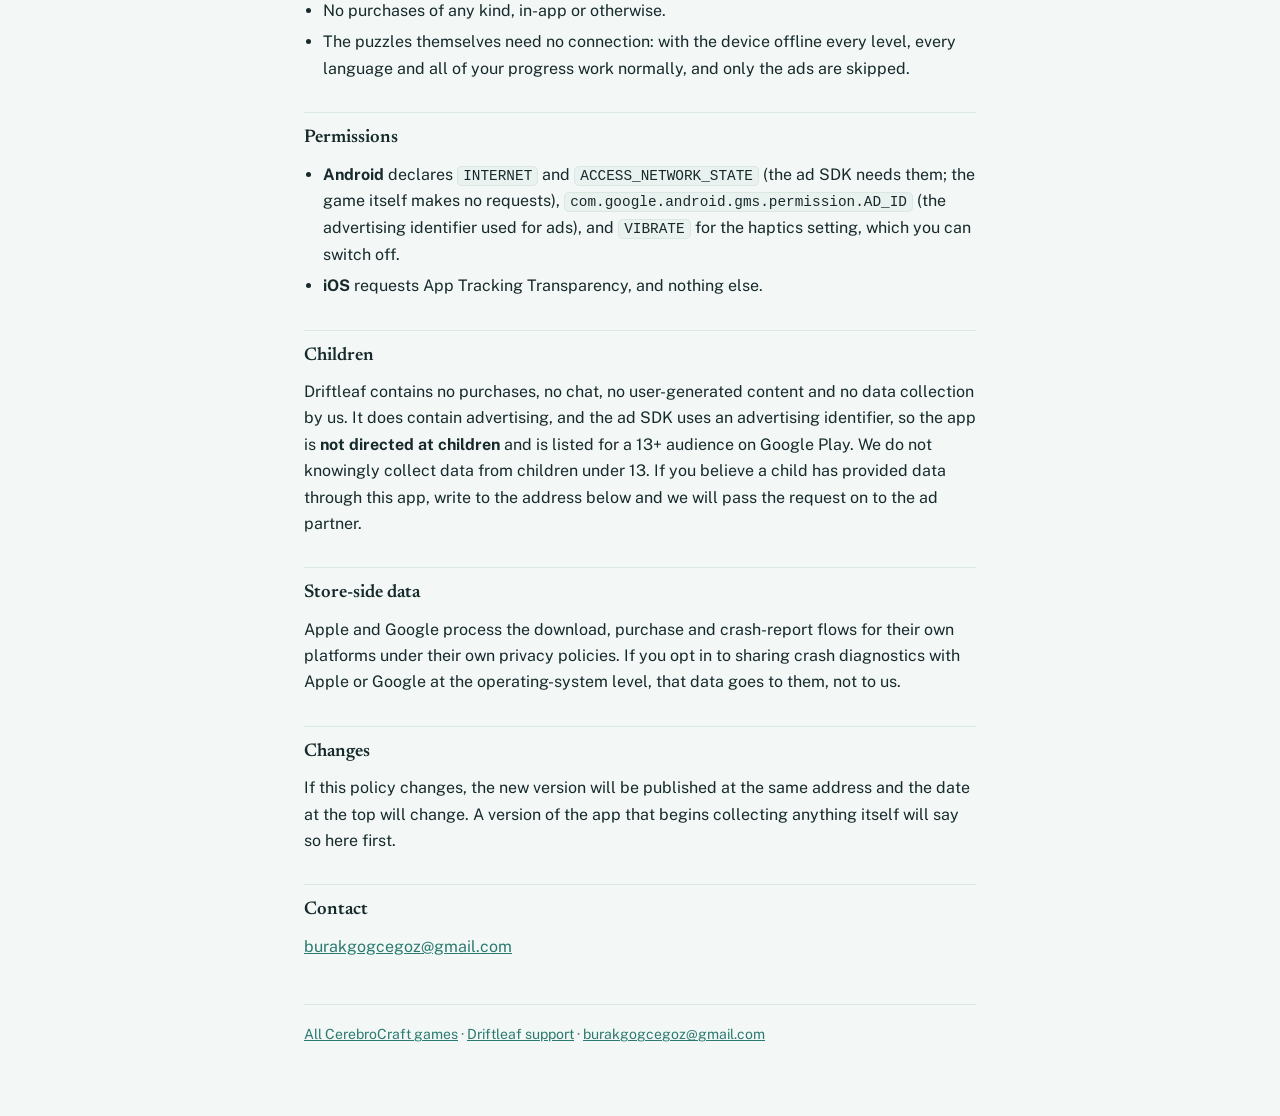
<file: driftleaf/privacy.html>
<!doctype html>
<html lang="en">
<head>
<meta charset="utf-8">
<meta name="viewport" content="width=device-width, initial-scale=1">
<title>Driftleaf — Privacy Policy</title>
<meta name="description" content="Driftleaf privacy policy: no servers and no accounts; advertising through Unity LevelPlay and install measurement through Google Analytics for Firebase.">
<link rel="preconnect" href="https://fonts.googleapis.com">
<link rel="preconnect" href="https://fonts.gstatic.com" crossorigin>
<link rel="stylesheet" href="https://fonts.googleapis.com/css2?family=Newsreader:opsz,wght@6..72,600&family=Public+Sans:wght@400;600&display=swap">
<style>
  :root {
    --bg:#f3f8f6; --card:#ffffff; --ink:#16292b; --soft:#4f696e;
    --line:#dae7e3; --line-soft:#eaf2ef; --accent:#2b7a71; --leaf:#5f8f41;
  }
  @media (prefers-color-scheme: dark) {
    :root {
      --bg:#0e1617; --card:#141f1e; --ink:#e4efec; --soft:#a3bab6;
      --line:#22322f; --line-soft:#192726; --accent:#77cec2; --leaf:#9ccb72;
    }
  }
  * { box-sizing:border-box; }
  body {
    margin:0; padding:0 20px 72px; background:var(--bg); color:var(--ink);
    font:16px/1.65 "Public Sans", -apple-system, BlinkMacSystemFont, "Segoe UI", Roboto, Helvetica, Arial, sans-serif;
    -webkit-text-size-adjust:100%;
  }
  main { max-width:42rem; margin:0 auto; }
  header.top { padding:44px 0 0; }
  .mark { display:block; width:44px; height:44px; margin:0 0 14px; }
  h1 {
    font-family:Newsreader, Georgia, "Times New Roman", serif; font-weight:600;
    font-size:clamp(1.7rem,5vw,2.3rem); line-height:1.15; margin:0 0 6px; text-wrap:balance;
  }
  .tagline { color:var(--soft); margin:0 0 20px; font-size:15px; }
  .rule { height:2px; background:var(--ink); opacity:.85; margin:0 0 26px; }
  .langs { display:flex; gap:8px; margin:0 0 26px; }
  .langs button {
    font:inherit; font-size:14px; padding:7px 15px; min-height:40px;
    border:1px solid var(--line); border-radius:999px; background:var(--card);
    color:var(--soft); cursor:pointer;
  }
  .langs button[aria-pressed="true"] { background:var(--accent); border-color:var(--accent); color:var(--bg); }
  .langs button:focus-visible { outline:2px solid var(--accent); outline-offset:2px; }
  .eyebrow {
    font-size:12px; letter-spacing:.13em; text-transform:uppercase;
    color:var(--soft); margin:34px 0 12px;
  }
  h2 {
    font-family:Newsreader, Georgia, serif; font-weight:600; font-size:1.15rem;
    margin:30px 0 8px; padding-top:10px; border-top:1px solid var(--line);
  }
  h3 { font-size:1rem; margin:22px 0 4px; }
  p { margin:0 0 12px; }
  ul { padding-left:1.2rem; margin:0 0 14px; }
  li { margin:5px 0; }
  code {
    background:var(--line-soft); border:1px solid var(--line); padding:1px 5px;
    border-radius:5px; font-size:.9em;
  }
  a { color:var(--accent); overflow-wrap:anywhere; }
  footer.end {
    margin-top:44px; padding-top:18px; border-top:1px solid var(--line);
    color:var(--soft); font-size:14px;
  }
  section[hidden] { display:none; }
</style>
</head>
<body>
<main>
  <header class="top">
    <svg class="mark" viewBox="0 0 64 64" aria-hidden="true">
      <circle cx="32" cy="34" r="24" fill="none" stroke="var(--accent)" stroke-width="2" opacity=".5"/>
      <circle cx="32" cy="34" r="13" fill="none" stroke="var(--accent)" stroke-width="2" opacity=".5"/>
      <path d="M32 16 C42 25 42 40 32 50 C22 40 22 25 32 16 Z" fill="var(--leaf)" opacity=".9"/>
      <path d="M32 21 L32 45" stroke="var(--bg)" stroke-width="2" stroke-linecap="round" opacity=".7"/>
    </svg>
    <h1>Driftleaf</h1>
    <p class="tagline">Privacy Policy &middot; Gizlilik Politikası</p>
    <div class="rule"></div>
    <div class="langs">
      <button type="button" data-lang="en" aria-pressed="true">English</button>
      <button type="button" data-lang="tr" aria-pressed="false">Türkçe</button>
    </div>
  </header>

  <section id="en" lang="en">
<p><strong>Last updated: 17 September 2026</strong><br><strong>Applies to: Driftleaf for iOS and Android, version 1.2.2 and later</strong></p>
<h2>The short version</h2>
<p>Driftleaf has no servers and no accounts, and nothing you do in it is attached to a name. Two things leave your device, and both exist because of advertising:</p><ul><li>the ads themselves are served by <strong>Unity LevelPlay (ironSource)</strong> and its mediation partners, which involves your device&#x27;s advertising identifier;</li><li>from version 1.2.2 the app also reports anonymous counts to <strong>Google Analytics for Firebase</strong> — chiefly that it was opened for the first time — so we can tell which advertisement a player arrived from.</li></ul><p>That is the whole of it.</p><p><strong>What changed in 1.2.2.</strong> Until that version this page said the app contained no analytics, and that we would never receive anything about you. That was true when it was written and it is no longer true. The <em>Analytics</em> section below says exactly what is sent and why. This notice is here because the <em>Changes</em> section at the foot of this page promised that a version which began collecting anything would say so first.</p>
<h2>What the app stores on your device</h2>
<p>Driftleaf writes one entry to your device&#x27;s local storage, under the key <code>driftleaf.v2</code>. It holds:</p>
<ul><li>which levels you have cleared and the fewest taps you used on each,</li><li>which one-line tutorials you have already seen,</li><li>your sound, haptics and language settings,</li><li>the last level you opened,</li><li>which levels you asked for a hint on,</li><li>a count of levels cleared since the last ad break.</li></ul>
<p>That entry never leaves your device and is not sent to us — we operate no servers and receive no data. Deleting the app deletes it.</p>
<h2>Advertising</h2>
<p>The app uses <strong>Unity LevelPlay</strong> (ironSource, part of Unity Technologies) to select and show two kinds of ad:</p>
<ul><li>an <strong>interstitial</strong> after every third level you clear,</li><li>an optional <strong>rewarded</strong> video you may choose to watch, either for one extra tap or to reveal one more hint tile, at most twice per attempt between them. Every level in the game is solvable within its printed tap budget, and the first hint on every board is free, so declining these ads never makes a puzzle unwinnable.</li></ul>
<p>To serve those ads, LevelPlay and the ad networks it mediates may process:</p>
<ul><li>your device&#x27;s advertising identifier (IDFA on iOS, Advertising ID on Android),</li><li>coarse device and app information — model, OS version, language, app version, connection type, and your approximate country, usually derived from your IP address,</li><li>ad interaction events: that an ad was shown, watched, closed or clicked,</li><li>app performance signals such as launch time and hang rate.</li></ul>
<p>This information goes to Unity/ironSource and their mediation partners under <strong>their own</strong> privacy policies, not to us. We never see it, and we receive no reports that identify you.</p>
<ul><li>Unity/ironSource privacy policy: <a href="https://unity.com/legal/game-player-and-app-user-privacy-policy">https://unity.com/legal/game-player-and-app-user-privacy-policy</a></li><li>The current list of mediated networks is visible in the LevelPlay dashboard for this app.</li></ul>
<p><strong>Your choices.</strong></p>
<ul><li><strong>iOS:</strong> on first launch the app asks, through Apple&#x27;s App Tracking Transparency prompt, whether it may use your advertising identifier. If you decline, ads still appear but are chosen without that identifier. You can change the answer at any time in <em>Settings → Privacy &amp; Security → Tracking</em>.</li><li><strong>Android:</strong> you can delete or reset your Advertising ID, or opt out of personalised ads entirely, in <em>Settings → Google → Ads</em>.</li><li><strong>In the game:</strong> Settings → <em>Privacy choices</em> re-opens the consent screen at any time, so a decision made on first launch is never final.</li><li>On both platforms the game itself plays exactly the same either way.</li></ul>
<h2>Analytics</h2><p>From version 1.2.2 the app includes <strong>Google Analytics for Firebase</strong>. It is here for one reason. To advertise the game at all we have to be able to tell which advertisement led to an install, and on iOS there is no way to measure that without an analytics SDK inside the app — Apple provides no other route, and an advertising campaign that cannot count its own installs cannot be run.</p><p>What it sends:</p><ul><li>that the app was opened for the first time (<code>first_open</code>) — the one measurement the advertising actually depends on,</li><li>that a level was started, finished or failed, which of the three modes it was, and how many taps it took,</li><li>that an ad was watched, and which of the two placements it was,</li><li>that the daily puzzle&#x27;s result card was shared,</li><li>technical information Google records for every app that uses it: device model, operating-system version, app version, language, and the country your IP address resolves to. The address itself is discarded and never stored.</li></ul><p>What it does not send: your name, your e-mail address, your contacts, your photos, your precise location, or anything you have typed. There is no account for any of it to be attached to. Each installation is identified only by a random identifier Google generates, which is discarded if you delete the app and created afresh if you install it again.</p><p>On Android this uses your Advertising ID. On iOS it uses your advertising identifier only if you allowed tracking at the App Tracking Transparency prompt; if you declined, it does not, and the same opt-outs listed under <em>Advertising</em> above apply here.</p><p><strong>The web version has none of this.</strong> Played in a browser, or installed from the browser as a web app, Driftleaf loads no analytics SDK and sends nothing at all. Only the App Store and Google Play builds measure anything.</p><h2>What the app still does not do</h2>
<ul><li>We collect nothing that identifies you — not your name, e-mail, contacts, photos, precise location, or your IP address.</li><li>No accounts, no sign-in, no cloud save, no leaderboards, no social features.</li><li>No crash-reporting SDK, and no profile of you is built or sold. LevelPlay and Google Analytics for Firebase are the only third-party SDKs in the app.</li><li>No purchases of any kind, in-app or otherwise.</li><li>The puzzles themselves need no connection: with the device offline every level, every language and all of your progress work normally, and only the ads are skipped.</li></ul>
<h2>Permissions</h2>
<ul><li><strong>Android</strong> declares <code>INTERNET</code> and <code>ACCESS_NETWORK_STATE</code> (the ad SDK needs them; the game itself makes no requests), <code>com.google.android.gms.permission.AD_ID</code> (the advertising identifier used for ads), and <code>VIBRATE</code> for the haptics setting, which you can switch off.</li><li><strong>iOS</strong> requests App Tracking Transparency, and nothing else.</li></ul>
<h2>Children</h2>
<p>Driftleaf contains no purchases, no chat, no user-generated content and no data collection by us. It does contain advertising, and the ad SDK uses an advertising identifier, so the app is <strong>not directed at children</strong> and is listed for a 13+ audience on Google Play. We do not knowingly collect data from children under 13. If you believe a child has provided data through this app, write to the address below and we will pass the request on to the ad partner.</p>
<h2>Store-side data</h2>
<p>Apple and Google process the download, purchase and crash-report flows for their own platforms under their own privacy policies. If you opt in to sharing crash diagnostics with Apple or Google at the operating-system level, that data goes to them, not to us.</p>
<h2>Changes</h2>
<p>If this policy changes, the new version will be published at the same address and the date at the top will change. A version of the app that begins collecting anything itself will say so here first.</p>
<h2>Contact</h2>
<p><a href="mailto:burakgogcegoz@gmail.com">burakgogcegoz@gmail.com</a></p>
  </section>

  <section id="tr" lang="tr">
<p><strong>Son güncelleme: 17 Eylül 2026</strong><br><strong>Kapsam: iOS ve Android için Driftleaf, sürüm 1.2.2 ve sonrası</strong></p>
<h2>Kısa hâli</h2>
<p>Driftleaf&#x27;in sunucusu ve hesabı yok; oyunda yaptığınız hiçbir şey bir isme bağlı değil. Cihazınızdan çıkan iki şey var ve ikisi de reklam yüzünden:</p><ul><li>reklamların kendisi <strong>Unity LevelPlay (ironSource)</strong> ve onun aracılık ettiği ağlar tarafından sunuluyor; bunun için cihazınızın reklam kimliği kullanılıyor;</li><li>sürüm 1.2.2&#x27;den itibaren uygulama ayrıca <strong>Google Analytics for Firebase</strong>&#x27;e anonim sayımlar gönderiyor — başlıca &quot;ilk kez açıldı&quot; bilgisi — böylece bir oyuncunun hangi reklamdan geldiğini görebiliyoruz.</li></ul><p>Hepsi bu kadar.</p><p><strong>1.2.2&#x27;de ne değişti.</strong> O sürüme kadar bu sayfa uygulamada hiç analitik olmadığını ve sizinle ilgili hiçbir şey almayacağımızı söylüyordu. Yazıldığı gün doğruydu, artık değil. Aşağıdaki <em>Analitik</em> bölümü tam olarak neyin gönderildiğini ve nedenini anlatıyor. Bu not burada, çünkü sayfanın sonundaki <em>Değişiklikler</em> bölümü, bir şey toplamaya başlayan bir sürümün bunu önce burada söyleyeceğine söz vermişti.</p>
<h2>Uygulamanın cihazınızda sakladığı şey</h2>
<p>Driftleaf, cihazınızın yerel depolamasına <code>driftleaf.v2</code> anahtarıyla tek bir kayıt yazar:</p>
<ul><li>hangi seviyeleri geçtiğiniz ve her birinde kullandığınız en az dokunuş sayısı,</li><li>hangi tek satırlık öğreticileri gördüğünüz,</li><li>ses, titreşim ve dil tercihleriniz,</li><li>en son açtığınız seviye,</li><li>hangi seviyelerde ipucu istediğiniz,</li><li>son reklam arasından bu yana geçtiğiniz bölüm sayısı.</li></ul>
<p>Bu kayıt cihazınızdan hiç çıkmaz ve bize gönderilmez — hiçbir sunucu işletmiyor, hiçbir veri almıyoruz. Uygulamayı silmek bu kaydı da siler.</p>
<h2>Reklamlar</h2>
<p>Uygulama iki tür reklam göstermek için <strong>Unity LevelPlay</strong>&#x27;i (ironSource, Unity Technologies) kullanır:</p>
<ul><li>geçtiğiniz her üçüncü bölümden sonra bir <strong>geçiş reklamı</strong>,</li><li>izlemeyi seçebileceğiniz bir <strong>ödüllü video</strong> — ya bir ek dokunuş ya da bir ipucu karosu daha karşılığında, ikisi birlikte deneme başına en çok iki kez. Oyundaki her seviye kendi yazılı dokunuş bütçesiyle çözülebilir ve her tahtada ilk ipucu bedavadır; bu reklamları reddetmek hiçbir bulmacayı geçilemez hâle getirmez.</li></ul>
<p>Bu reklamları sunmak için LevelPlay ve aracılık ettiği ağlar şunları işleyebilir:</p>
<ul><li>cihazınızın reklam kimliği (iOS&#x27;ta IDFA, Android&#x27;de Advertising ID),</li><li>kaba cihaz ve uygulama bilgisi — model, işletim sistemi sürümü, dil, uygulama sürümü, bağlantı türü ve genellikle IP adresinizden türetilen yaklaşık ülke bilgisi,</li><li>reklam etkileşimleri: bir reklamın gösterildiği, izlendiği, kapatıldığı ya da tıklandığı,</li><li>açılış süresi, takılma oranı gibi uygulama performansı ölçümleri.</li></ul>
<p>Bu bilgiler bize değil, <strong>kendi gizlilik politikaları</strong> kapsamında Unity/ironSource&#x27;a ve aracılık ettiği ağlara gider. Biz görmüyoruz ve sizi tanımlayan hiçbir rapor almıyoruz.</p>
<ul><li>Unity/ironSource gizlilik politikası: <a href="https://unity.com/legal/game-player-and-app-user-privacy-policy">https://unity.com/legal/game-player-and-app-user-privacy-policy</a></li><li>Aracılık edilen ağların güncel listesi bu uygulamanın LevelPlay panosunda görünür.</li></ul>
<p><strong>Seçenekleriniz.</strong></p>
<ul><li><strong>iOS:</strong> uygulama ilk açılışta, Apple&#x27;ın App Tracking Transparency uyarısıyla, reklam kimliğinizi kullanıp kullanamayacağını sorar. Reddederseniz reklamlar yine çıkar ama o kimlik olmadan seçilir. Cevabınızı istediğiniz zaman <em>Ayarlar → Gizlilik ve Güvenlik → İzleme</em> altından değiştirebilirsiniz.</li><li><strong>Android:</strong> Advertising ID&#x27;nizi <em>Ayarlar → Google → Reklamlar</em> altından silebilir, sıfırlayabilir ya da kişiselleştirilmiş reklamları tamamen kapatabilirsiniz.</li><li><strong>Oyunun içinde:</strong> Ayarlar → <em>Gizlilik seçenekleri</em> rıza ekranını istediğin an yeniden açar; ilk açılışta verilen karar hiçbir zaman kesin değildir.</li><li>Her iki durumda da oyun tıpatıp aynı şekilde oynanır.</li></ul>
<h2>Analitik</h2><p>Sürüm 1.2.2&#x27;den itibaren uygulamada <strong>Google Analytics for Firebase</strong> var. Tek bir sebeple burada: oyunun reklamını verebilmek için hangi reklamın kuruluma yol açtığını ölçebilmemiz gerekiyor ve iOS&#x27;ta bunu uygulamanın içinde bir analitik SDK&#x27;sı olmadan ölçmenin yolu yok — Apple başka bir yol sunmuyor, kendi kurulumlarını sayamayan bir reklam kampanyası da yürütülemez.</p><p>Gönderdikleri:</p><ul><li>uygulamanın ilk kez açıldığı bilgisi (<code>first_open</code>) — reklamın gerçekten dayandığı tek ölçüm,</li><li>bir bölümün başladığı, bitirildiği ya da başarısız olduğu, hangi üç moddan biri olduğu ve kaç dokunuş sürdüğü,</li><li>bir reklamın izlendiği ve iki yerleşimden hangisi olduğu,</li><li>günlük bulmacanın sonuç kartının paylaşıldığı,</li><li>Google&#x27;ın kendisini kullanan her uygulama için kaydettiği teknik bilgiler: cihaz modeli, işletim sistemi sürümü, uygulama sürümü, dil ve IP adresinizin işaret ettiği ülke. Adresin kendisi atılır, hiçbir zaman saklanmaz.</li></ul><p>Göndermedikleri: adınız, e-posta adresiniz, rehberiniz, fotoğraflarınız, kesin konumunuz ya da yazdığınız herhangi bir şey. Bunların bağlanabileceği bir hesap zaten yok. Her kurulum yalnızca Google&#x27;ın ürettiği rastgele bir kimlikle anılır; uygulamayı silerseniz o kimlik de gider, yeniden kurarsanız yenisi oluşur.</p><p>Android&#x27;de bu, Advertising ID&#x27;nizi kullanır. iOS&#x27;ta reklam kimliğinizi yalnızca App Tracking Transparency uyarısında izin verdiyseniz kullanır; reddettiyseniz kullanmaz ve yukarıdaki <em>Reklamlar</em> bölümünde sayılan çıkış yolları burada da geçerlidir.</p><p><strong>Web sürümünde bunların hiçbiri yok.</strong> Tarayıcıda oynanan ya da tarayıcıdan uygulama olarak kurulan Driftleaf hiçbir analitik SDK&#x27;sı yüklemez ve hiçbir şey göndermez. Yalnızca App Store ve Google Play sürümleri ölçüm yapar.</p><h2>Uygulamanın hâlâ yapmadıkları</h2>
<ul><li>Sizi tanımlayan hiçbir şey toplamıyoruz — adınız, e-postanız, rehberiniz, fotoğraflarınız, kesin konumunuz veya IP adresiniz dâhil.</li><li>Hesap, giriş, bulut kayıt, liderlik tablosu veya sosyal özellik yok.</li><li>Çökme raporu SDK&#x27;sı yok; hakkınızda bir profil çıkarılmıyor ve satılmıyor. Uygulamadaki üçüncü taraf SDK&#x27;lar yalnızca LevelPlay ve Google Analytics for Firebase.</li><li>Uygulama içi olsun olmasın hiçbir satın alma yok.</li><li>Bulmacaların kendisi bağlantı istemez: cihaz çevrimdışıyken her seviye, her dil ve tüm ilerlemeniz normal çalışır, yalnızca reklamlar atlanır.</li></ul>
<h2>İzinler</h2>
<ul><li><strong>Android</strong>: <code>INTERNET</code> ve <code>ACCESS_NETWORK_STATE</code> (reklam SDK&#x27;sı ister; oyunun kendisi hiçbir istek yapmaz), <code>com.google.android.gms.permission.AD_ID</code> (reklamlarda kullanılan reklam kimliği) ve kapatabildiğiniz titreşim ayarı için <code>VIBRATE</code>.</li><li><strong>iOS</strong>: yalnızca App Tracking Transparency izni istenir, başka hiçbir izin yok.</li></ul>
<h2>Çocuklar</h2>
<p>Driftleaf&#x27;te satın alma, sohbet, kullanıcı içeriği ve bizim tarafımızdan veri toplama yoktur. Reklam vardır ve reklam SDK&#x27;sı bir reklam kimliği kullanır; bu yüzden uygulama <strong>çocuklara yönelik değildir</strong> ve Google Play&#x27;de 13+ hedef kitleyle listelenir. 13 yaş altı çocuklardan bilerek veri toplamıyoruz. Bir çocuğun bu uygulama üzerinden veri verdiğini düşünüyorsanız aşağıdaki adrese yazın; talebi reklam ortağına iletiriz.</p>
<h2>Mağaza tarafındaki veriler</h2>
<p>Apple ve Google, kendi platformlarındaki indirme, satın alma ve çökme raporu akışlarını kendi gizlilik politikaları kapsamında işler. İşletim sistemi düzeyinde onlarla çökme tanılama verisi paylaşmayı seçerseniz, o veri bize değil onlara gider.</p>
<h2>Değişiklikler</h2>
<p>Bu politika değişirse yeni sürüm aynı adreste yayımlanır ve baştaki tarih güncellenir. Kendi başına bir şey toplamaya başlayan bir uygulama sürümü, bunu önce burada yazar.</p>
<h2>İletişim</h2>
<p><a href="mailto:burakgogcegoz@gmail.com">burakgogcegoz@gmail.com</a></p>
  </section>

  <footer class="end"><a href="../">All CerebroCraft games</a> · <a href="./">Driftleaf support</a> · <a href="mailto:burakgogcegoz@gmail.com">burakgogcegoz@gmail.com</a></footer>
</main>
<script>
  /* Both languages are in the page, so with JavaScript off nothing is lost —
     the toggle only hides one of them. The choice goes in the query string:
     a fragment would make the browser scroll past the buttons that set it. */
  (function () {
    var sections = { en: document.getElementById('en'), tr: document.getElementById('tr') };
    var buttons = document.querySelectorAll('.langs button');
    function show(code) {
      for (var k in sections) sections[k].hidden = (k !== code);
      buttons.forEach(function (b) { b.setAttribute('aria-pressed', String(b.dataset.lang === code)); });
      document.documentElement.lang = code;
      try { history.replaceState(null, '', '?lang=' + code); } catch (e) {}
    }
    buttons.forEach(function (b) { b.addEventListener('click', function () { show(b.dataset.lang); }); });
    var asked = (location.search.match(/[?&]lang=(tr|en)/) || [])[1] ||
                (location.hash === '#tr' ? 'tr' : location.hash === '#en' ? 'en' : '');
    show(asked || ((navigator.language || 'en').toLowerCase().indexOf('tr') === 0 ? 'tr' : 'en'));
    window.scrollTo(0, 0);
  })();
</script>
</body>
</html>
</file>
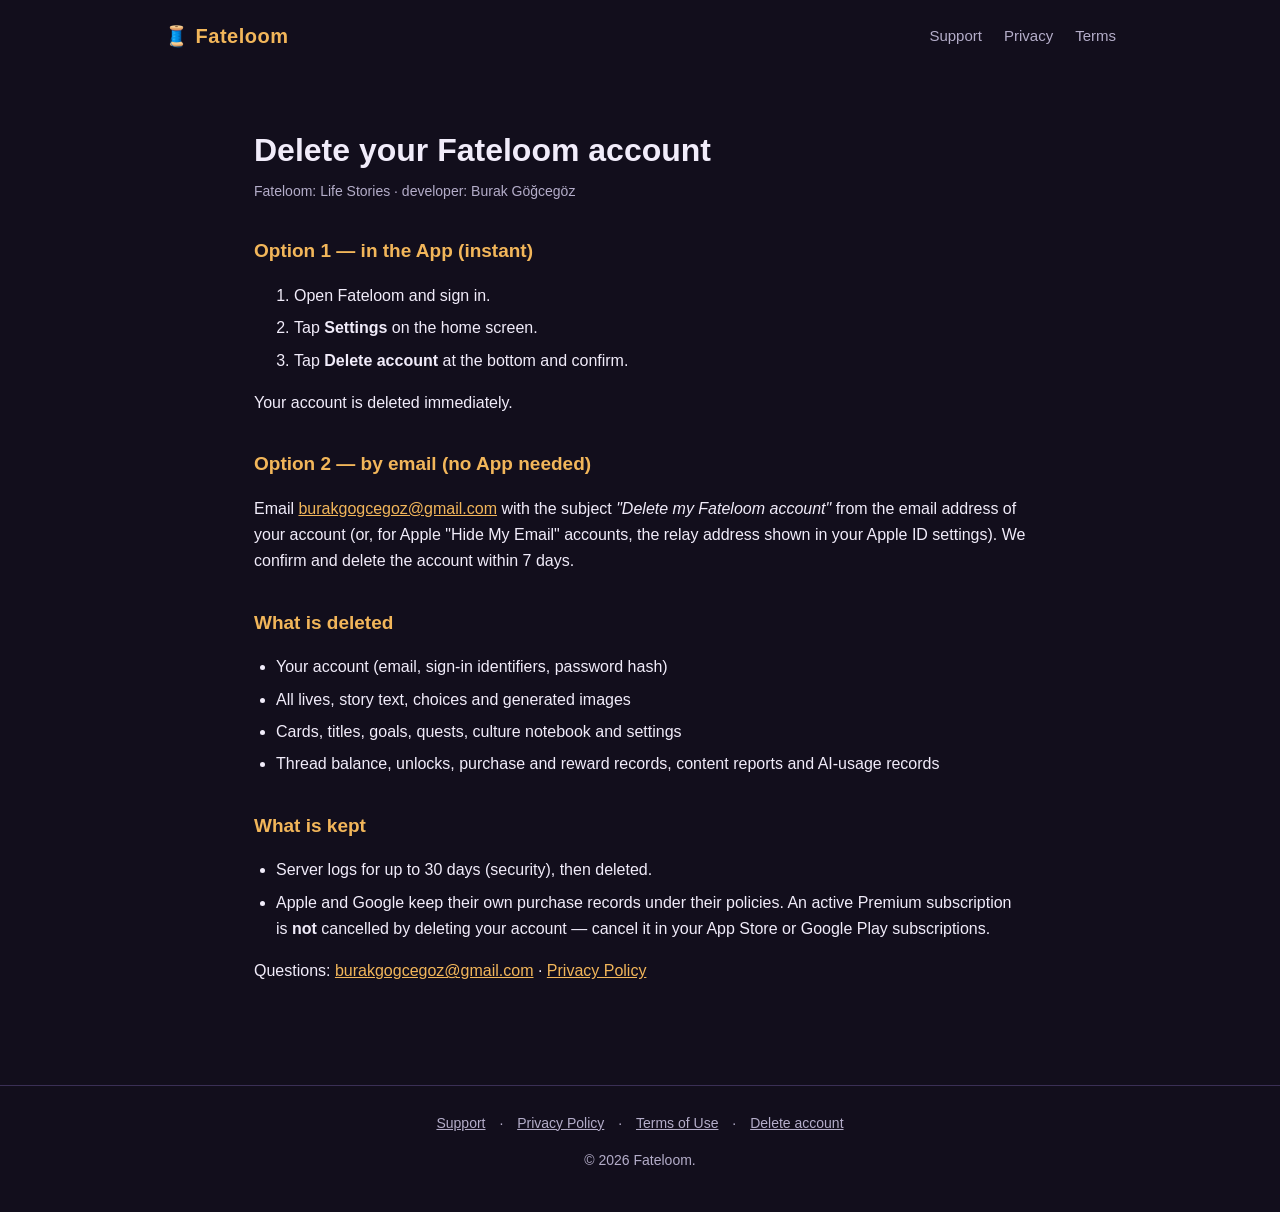
<file: fateloom/delete-account.html>
<!doctype html>
<html lang="en">
<head>
<meta charset="utf-8" />
<meta name="viewport" content="width=device-width, initial-scale=1" />
<title>Delete your account — Fateloom</title>
<link rel="stylesheet" href="./style.css" />
</head>
<body>
<nav class="nav">
  <a class="brand" href="./index.html">🧵 Fateloom</a>
  <div class="sp"></div>
  <a href="./support.html">Support</a>
  <a href="./privacy.html">Privacy</a>
  <a href="./terms.html">Terms</a>
</nav>

<article class="wrap doc">
  <h1>Delete your Fateloom account</h1>
  <div class="updated">Fateloom: Life Stories · developer: Burak Göğcegöz</div>

  <h2>Option 1 — in the App (instant)</h2>
  <ol>
    <li>Open Fateloom and sign in.</li>
    <li>Tap <strong>Settings</strong> on the home screen.</li>
    <li>Tap <strong>Delete account</strong> at the bottom and confirm.</li>
  </ol>
  <p>Your account is deleted immediately.</p>

  <h2>Option 2 — by email (no App needed)</h2>
  <p>Email <a href="mailto:burakgogcegoz@gmail.com?subject=Delete%20my%20Fateloom%20account">burakgogcegoz@gmail.com</a> with the subject <em>"Delete my Fateloom account"</em> from the email address of your account (or, for Apple "Hide My Email" accounts, the relay address shown in your Apple ID settings). We confirm and delete the account within 7 days.</p>

  <h2>What is deleted</h2>
  <ul>
    <li>Your account (email, sign-in identifiers, password hash)</li>
    <li>All lives, story text, choices and generated images</li>
    <li>Cards, titles, goals, quests, culture notebook and settings</li>
    <li>Thread balance, unlocks, purchase and reward records, content reports and AI-usage records</li>
  </ul>

  <h2>What is kept</h2>
  <ul>
    <li>Server logs for up to 30 days (security), then deleted.</li>
    <li>Apple and Google keep their own purchase records under their policies. An active Premium subscription is <strong>not</strong> cancelled by deleting your account — cancel it in your App Store or Google Play subscriptions.</li>
  </ul>
  <p>Questions: <a href="mailto:burakgogcegoz@gmail.com">burakgogcegoz@gmail.com</a> · <a href="./privacy.html">Privacy Policy</a></p>
</article>

<footer>
  <div><a href="./support.html">Support</a> · <a href="./privacy.html">Privacy Policy</a> · <a href="./terms.html">Terms of Use</a> · <a href="./delete-account.html">Delete account</a></div>
  <p>© <span id="y"></span> Fateloom.</p>
</footer>
<script>document.getElementById('y').textContent=new Date().getFullYear()</script>
</body>
</html>
</file>
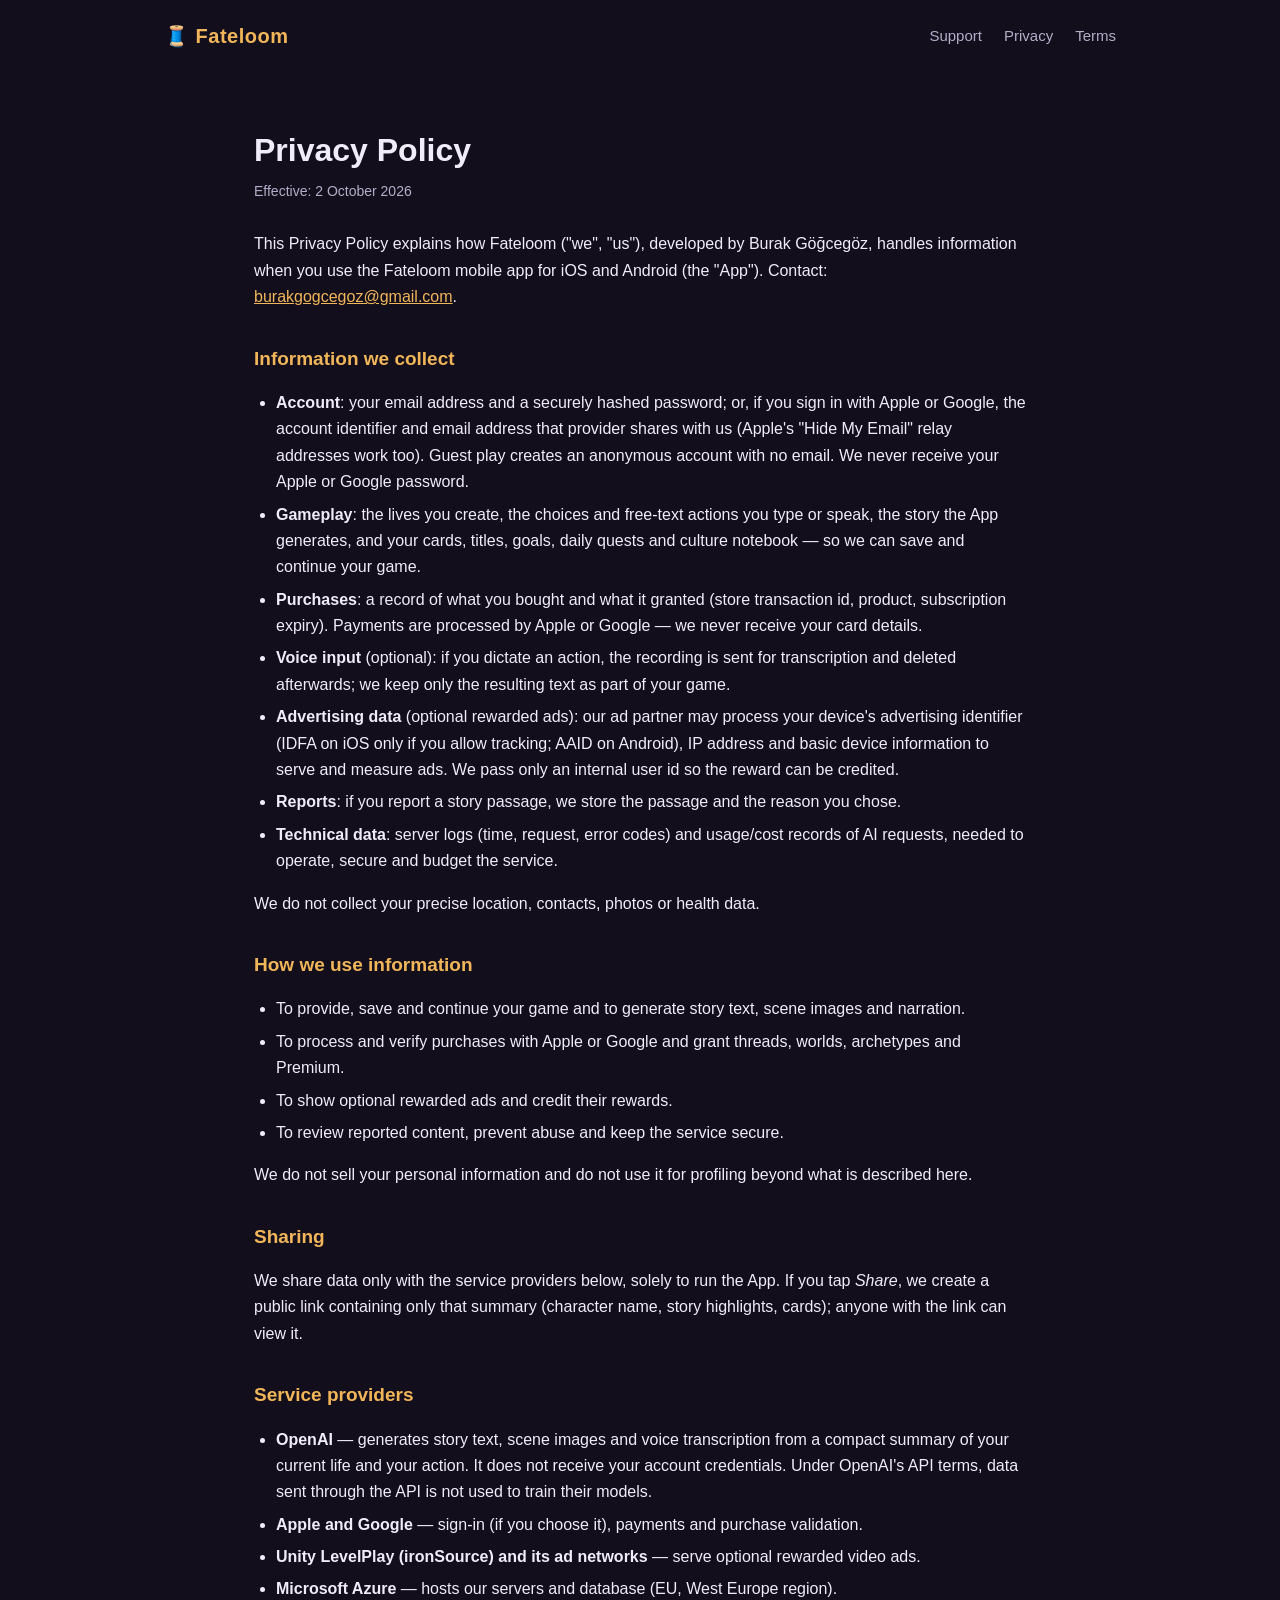
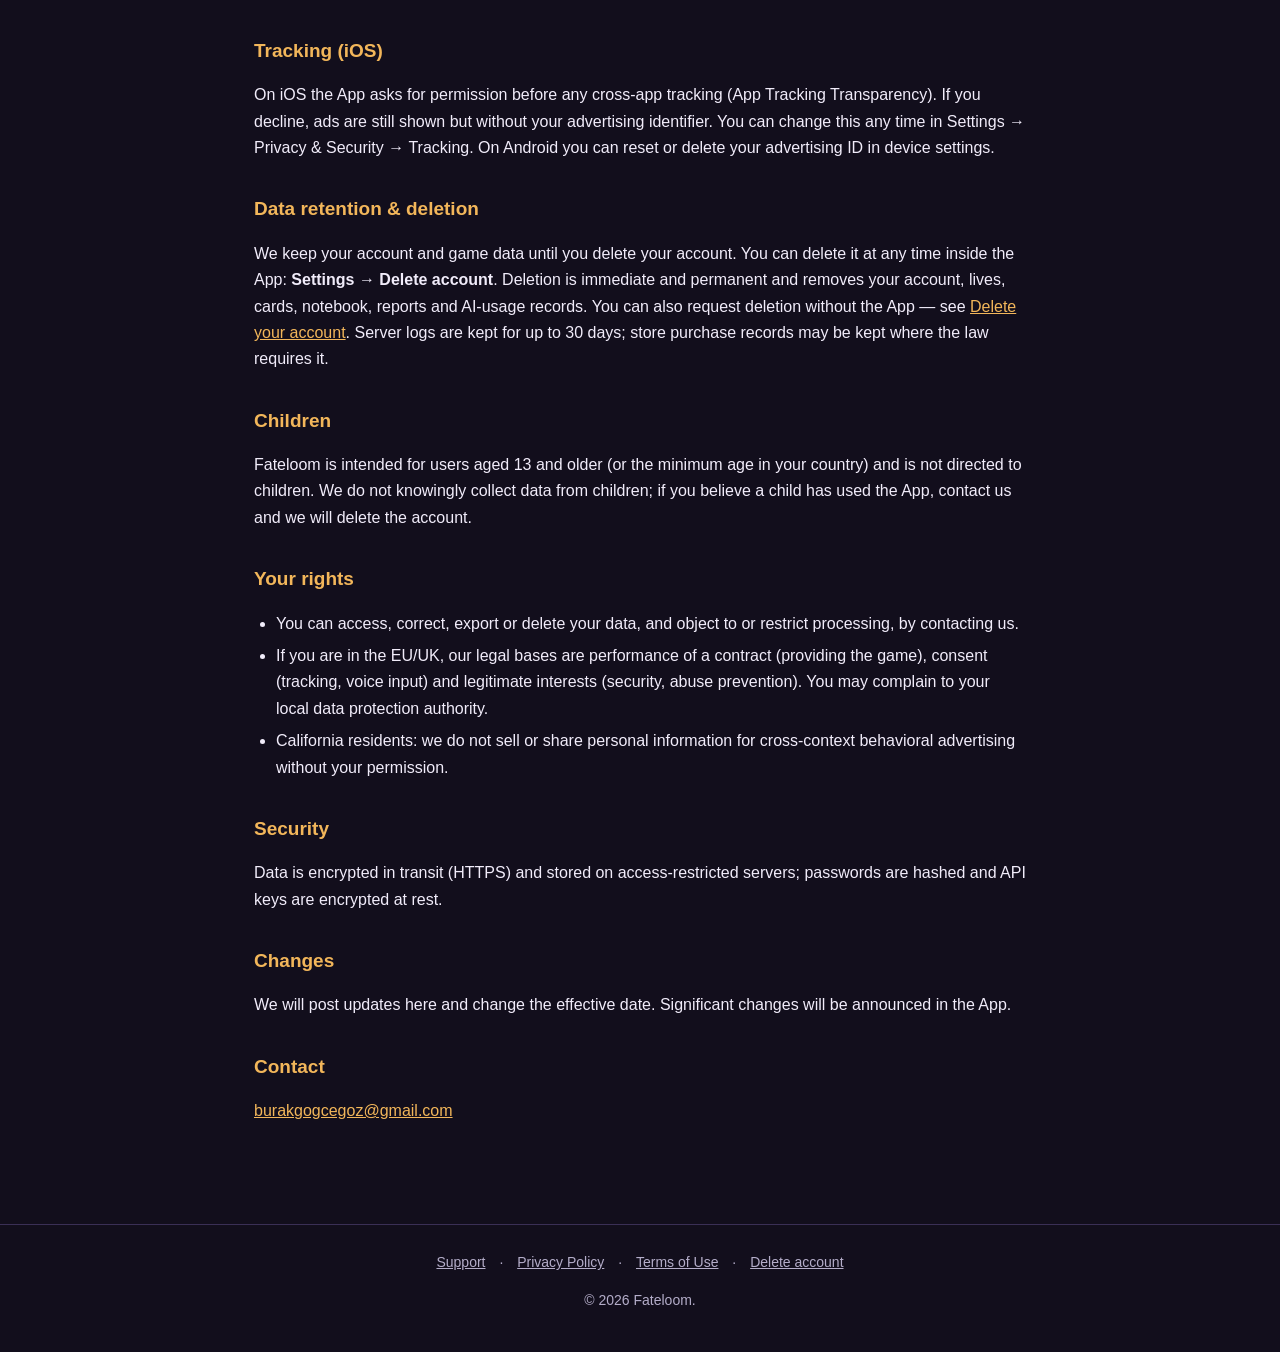
<file: fateloom/privacy.html>
<!doctype html>
<html lang="en">
<head>
<meta charset="utf-8" />
<meta name="viewport" content="width=device-width, initial-scale=1" />
<title>Privacy Policy — Fateloom</title>
<link rel="stylesheet" href="./style.css" />
</head>
<body>
<nav class="nav">
  <a class="brand" href="./index.html">🧵 Fateloom</a>
  <div class="sp"></div>
  <a href="./support.html">Support</a>
  <a href="./privacy.html">Privacy</a>
  <a href="./terms.html">Terms</a>
</nav>

<article class="wrap doc">
  <h1>Privacy Policy</h1>
  <div class="updated">Effective: 2 October 2026</div>

  <p>This Privacy Policy explains how Fateloom ("we", "us"), developed by Burak Göğcegöz, handles information when you use the Fateloom mobile app for iOS and Android (the "App"). Contact: <a href="mailto:burakgogcegoz@gmail.com">burakgogcegoz@gmail.com</a>.</p>

  <h2>Information we collect</h2>
  <ul>
    <li><strong>Account</strong>: your email address and a securely hashed password; or, if you sign in with Apple or Google, the account identifier and email address that provider shares with us (Apple's "Hide My Email" relay addresses work too). Guest play creates an anonymous account with no email. We never receive your Apple or Google password.</li>
    <li><strong>Gameplay</strong>: the lives you create, the choices and free-text actions you type or speak, the story the App generates, and your cards, titles, goals, daily quests and culture notebook — so we can save and continue your game.</li>
    <li><strong>Purchases</strong>: a record of what you bought and what it granted (store transaction id, product, subscription expiry). Payments are processed by Apple or Google — we never receive your card details.</li>
    <li><strong>Voice input</strong> (optional): if you dictate an action, the recording is sent for transcription and deleted afterwards; we keep only the resulting text as part of your game.</li>
    <li><strong>Advertising data</strong> (optional rewarded ads): our ad partner may process your device's advertising identifier (IDFA on iOS only if you allow tracking; AAID on Android), IP address and basic device information to serve and measure ads. We pass only an internal user id so the reward can be credited.</li>
    <li><strong>Reports</strong>: if you report a story passage, we store the passage and the reason you chose.</li>
    <li><strong>Technical data</strong>: server logs (time, request, error codes) and usage/cost records of AI requests, needed to operate, secure and budget the service.</li>
  </ul>
  <p>We do not collect your precise location, contacts, photos or health data.</p>

  <h2>How we use information</h2>
  <ul>
    <li>To provide, save and continue your game and to generate story text, scene images and narration.</li>
    <li>To process and verify purchases with Apple or Google and grant threads, worlds, archetypes and Premium.</li>
    <li>To show optional rewarded ads and credit their rewards.</li>
    <li>To review reported content, prevent abuse and keep the service secure.</li>
  </ul>
  <p>We do not sell your personal information and do not use it for profiling beyond what is described here.</p>

  <h2>Sharing</h2>
  <p>We share data only with the service providers below, solely to run the App. If you tap <em>Share</em>, we create a public link containing only that summary (character name, story highlights, cards); anyone with the link can view it.</p>

  <h2>Service providers</h2>
  <ul>
    <li><strong>OpenAI</strong> — generates story text, scene images and voice transcription from a compact summary of your current life and your action. It does not receive your account credentials. Under OpenAI's API terms, data sent through the API is not used to train their models.</li>
    <li><strong>Apple and Google</strong> — sign-in (if you choose it), payments and purchase validation.</li>
    <li><strong>Unity LevelPlay (ironSource) and its ad networks</strong> — serve optional rewarded video ads.</li>
    <li><strong>Microsoft Azure</strong> — hosts our servers and database (EU, West Europe region).</li>
  </ul>

  <h2>Tracking (iOS)</h2>
  <p>On iOS the App asks for permission before any cross-app tracking (App Tracking Transparency). If you decline, ads are still shown but without your advertising identifier. You can change this any time in Settings → Privacy &amp; Security → Tracking. On Android you can reset or delete your advertising ID in device settings.</p>

  <h2>Data retention &amp; deletion</h2>
  <p>We keep your account and game data until you delete your account. You can delete it at any time inside the App: <strong>Settings → Delete account</strong>. Deletion is immediate and permanent and removes your account, lives, cards, notebook, reports and AI-usage records. You can also request deletion without the App — see <a href="./delete-account.html">Delete your account</a>. Server logs are kept for up to 30 days; store purchase records may be kept where the law requires it.</p>

  <h2>Children</h2>
  <p>Fateloom is intended for users aged 13 and older (or the minimum age in your country) and is not directed to children. We do not knowingly collect data from children; if you believe a child has used the App, contact us and we will delete the account.</p>

  <h2>Your rights</h2>
  <ul>
    <li>You can access, correct, export or delete your data, and object to or restrict processing, by contacting us.</li>
    <li>If you are in the EU/UK, our legal bases are performance of a contract (providing the game), consent (tracking, voice input) and legitimate interests (security, abuse prevention). You may complain to your local data protection authority.</li>
    <li>California residents: we do not sell or share personal information for cross-context behavioral advertising without your permission.</li>
  </ul>

  <h2>Security</h2>
  <p>Data is encrypted in transit (HTTPS) and stored on access-restricted servers; passwords are hashed and API keys are encrypted at rest.</p>

  <h2>Changes</h2>
  <p>We will post updates here and change the effective date. Significant changes will be announced in the App.</p>

  <h2>Contact</h2>
  <p><a href="mailto:burakgogcegoz@gmail.com">burakgogcegoz@gmail.com</a></p>
</article>

<footer>
  <div><a href="./support.html">Support</a> · <a href="./privacy.html">Privacy Policy</a> · <a href="./terms.html">Terms of Use</a> · <a href="./delete-account.html">Delete account</a></div>
  <p>© <span id="y"></span> Fateloom.</p>
</footer>
<script>const n=new Date();document.getElementById('y').textContent=n.getFullYear()</script>
</body>
</html>
</file>
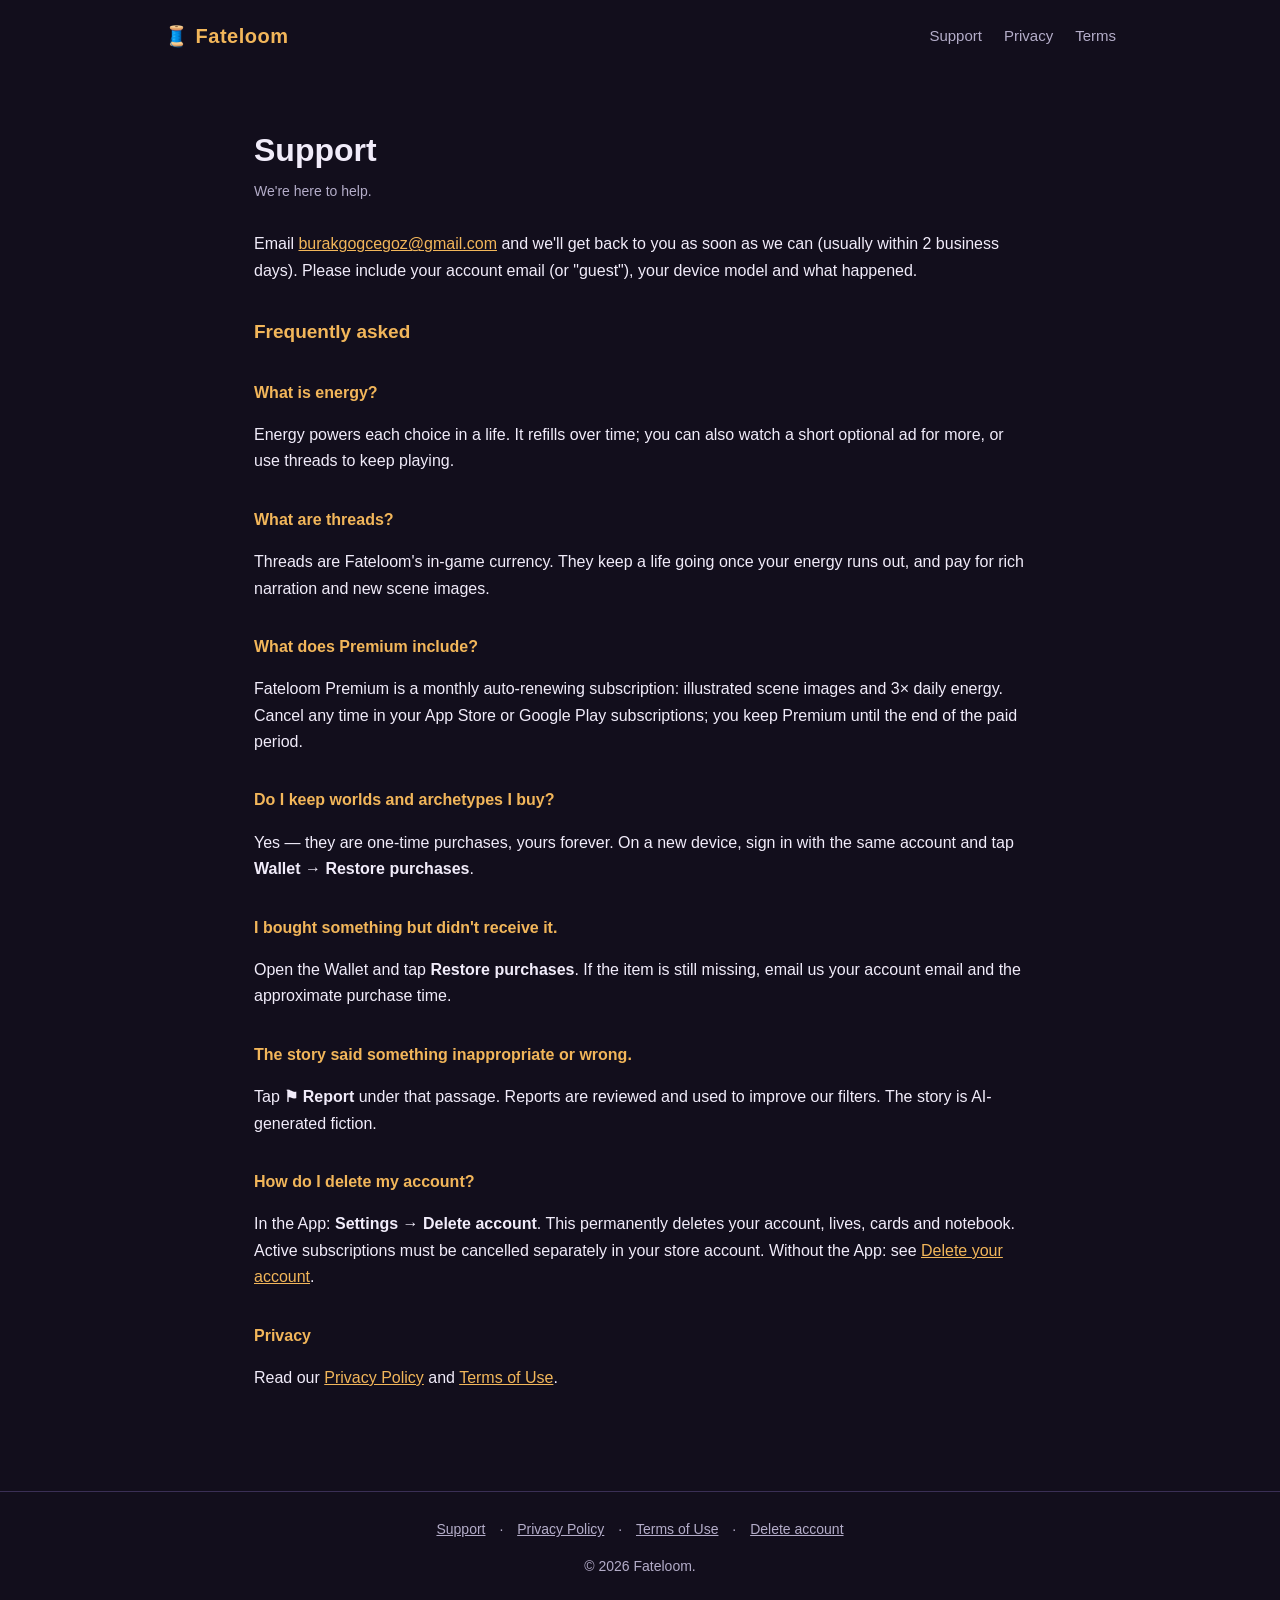
<file: fateloom/support.html>
<!doctype html>
<html lang="en">
<head>
<meta charset="utf-8" />
<meta name="viewport" content="width=device-width, initial-scale=1" />
<title>Support — Fateloom</title>
<link rel="stylesheet" href="./style.css" />
</head>
<body>
<nav class="nav">
  <a class="brand" href="./index.html">🧵 Fateloom</a>
  <div class="sp"></div>
  <a href="./support.html">Support</a>
  <a href="./privacy.html">Privacy</a>
  <a href="./terms.html">Terms</a>
</nav>

<article class="wrap doc">
  <h1>Support</h1>
  <div class="updated">We're here to help.</div>

  <p>Email <a href="mailto:burakgogcegoz@gmail.com">burakgogcegoz@gmail.com</a> and we'll get back to you as soon as we can (usually within 2 business days). Please include your account email (or "guest"), your device model and what happened.</p>

  <h2>Frequently asked</h2>

  <h2 style="font-size:16px">What is energy?</h2>
  <p>Energy powers each choice in a life. It refills over time; you can also watch a short optional ad for more, or use threads to keep playing.</p>

  <h2 style="font-size:16px">What are threads?</h2>
  <p>Threads are Fateloom's in-game currency. They keep a life going once your energy runs out, and pay for rich narration and new scene images.</p>

  <h2 style="font-size:16px">What does Premium include?</h2>
  <p>Fateloom Premium is a monthly auto-renewing subscription: illustrated scene images and 3× daily energy. Cancel any time in your App Store or Google Play subscriptions; you keep Premium until the end of the paid period.</p>

  <h2 style="font-size:16px">Do I keep worlds and archetypes I buy?</h2>
  <p>Yes — they are one-time purchases, yours forever. On a new device, sign in with the same account and tap <strong>Wallet → Restore purchases</strong>.</p>

  <h2 style="font-size:16px">I bought something but didn't receive it.</h2>
  <p>Open the Wallet and tap <strong>Restore purchases</strong>. If the item is still missing, email us your account email and the approximate purchase time.</p>

  <h2 style="font-size:16px">The story said something inappropriate or wrong.</h2>
  <p>Tap <strong>⚑ Report</strong> under that passage. Reports are reviewed and used to improve our filters. The story is AI-generated fiction.</p>

  <h2 style="font-size:16px">How do I delete my account?</h2>
  <p>In the App: <strong>Settings → Delete account</strong>. This permanently deletes your account, lives, cards and notebook. Active subscriptions must be cancelled separately in your store account. Without the App: see <a href="./delete-account.html">Delete your account</a>.</p>

  <h2 style="font-size:16px">Privacy</h2>
  <p>Read our <a href="./privacy.html">Privacy Policy</a> and <a href="./terms.html">Terms of Use</a>.</p>
</article>

<footer>
  <div><a href="./support.html">Support</a> · <a href="./privacy.html">Privacy Policy</a> · <a href="./terms.html">Terms of Use</a> · <a href="./delete-account.html">Delete account</a></div>
  <p>© <span id="y"></span> Fateloom.</p>
</footer>
<script>document.getElementById('y').textContent=new Date().getFullYear()</script>
</body>
</html>
</file>
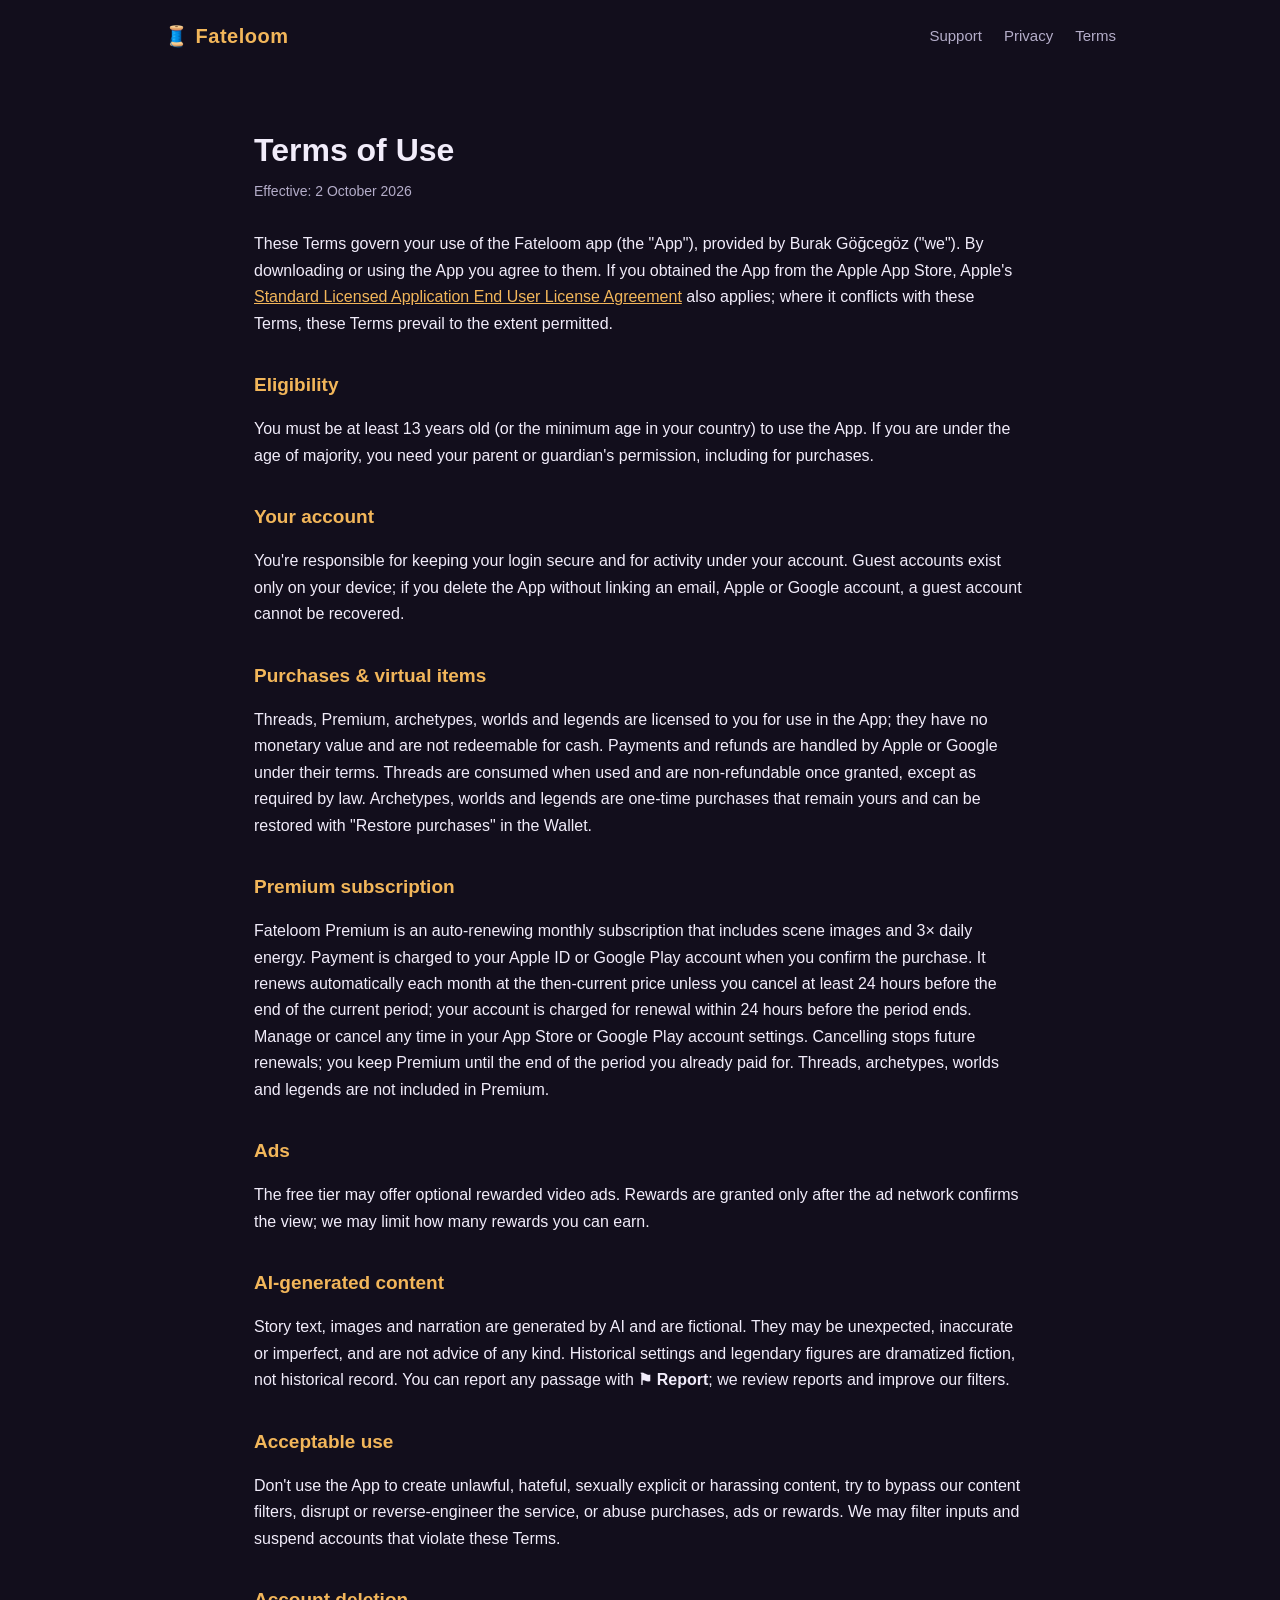
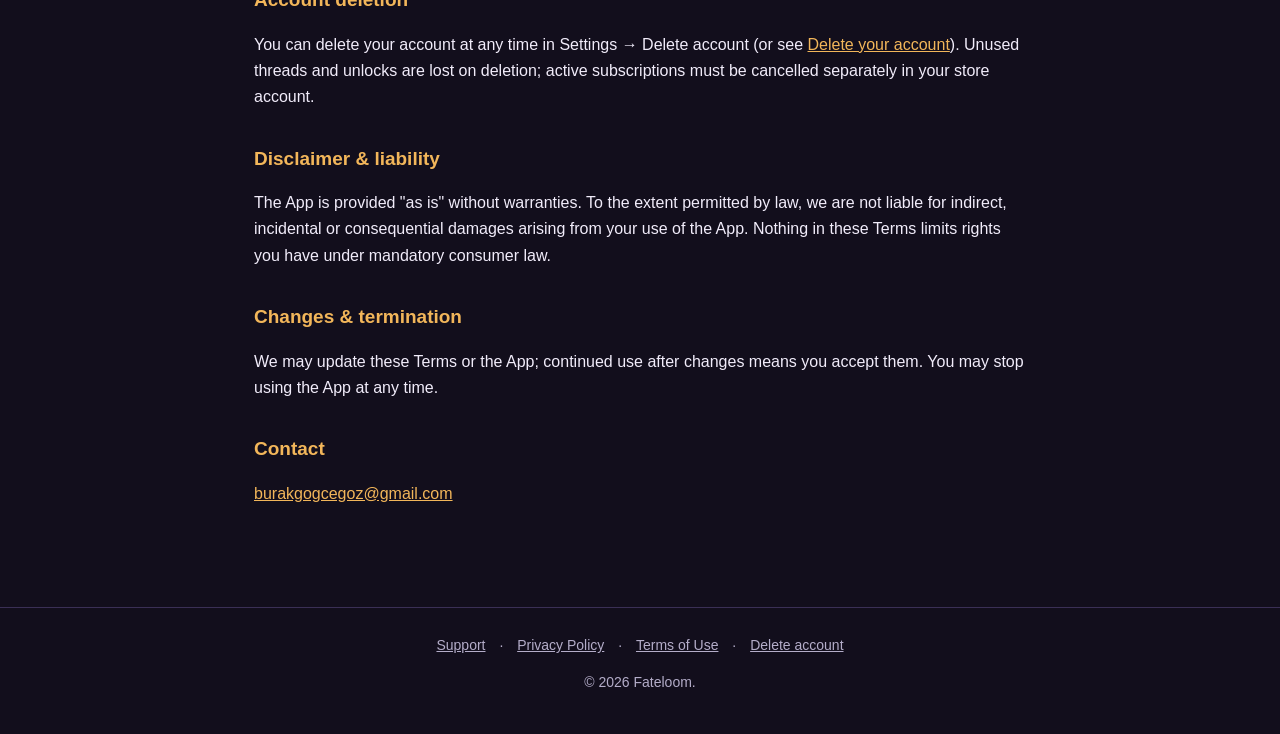
<file: fateloom/terms.html>
<!doctype html>
<html lang="en">
<head>
<meta charset="utf-8" />
<meta name="viewport" content="width=device-width, initial-scale=1" />
<title>Terms of Use — Fateloom</title>
<link rel="stylesheet" href="./style.css" />
</head>
<body>
<nav class="nav">
  <a class="brand" href="./index.html">🧵 Fateloom</a>
  <div class="sp"></div>
  <a href="./support.html">Support</a>
  <a href="./privacy.html">Privacy</a>
  <a href="./terms.html">Terms</a>
</nav>

<article class="wrap doc">
  <h1>Terms of Use</h1>
  <div class="updated">Effective: 2 October 2026</div>

  <p>These Terms govern your use of the Fateloom app (the "App"), provided by Burak Göğcegöz ("we"). By downloading or using the App you agree to them. If you obtained the App from the Apple App Store, Apple's <a href="https://www.apple.com/legal/internet-services/itunes/dev/stdeula/">Standard Licensed Application End User License Agreement</a> also applies; where it conflicts with these Terms, these Terms prevail to the extent permitted.</p>

  <h2>Eligibility</h2>
  <p>You must be at least 13 years old (or the minimum age in your country) to use the App. If you are under the age of majority, you need your parent or guardian's permission, including for purchases.</p>

  <h2>Your account</h2>
  <p>You're responsible for keeping your login secure and for activity under your account. Guest accounts exist only on your device; if you delete the App without linking an email, Apple or Google account, a guest account cannot be recovered.</p>

  <h2>Purchases &amp; virtual items</h2>
  <p>Threads, Premium, archetypes, worlds and legends are licensed to you for use in the App; they have no monetary value and are not redeemable for cash. Payments and refunds are handled by Apple or Google under their terms. Threads are consumed when used and are non-refundable once granted, except as required by law. Archetypes, worlds and legends are one-time purchases that remain yours and can be restored with "Restore purchases" in the Wallet.</p>

  <h2>Premium subscription</h2>
  <p>Fateloom Premium is an auto-renewing monthly subscription that includes scene images and 3× daily energy. Payment is charged to your Apple ID or Google Play account when you confirm the purchase. It renews automatically each month at the then-current price unless you cancel at least 24 hours before the end of the current period; your account is charged for renewal within 24 hours before the period ends. Manage or cancel any time in your App Store or Google Play account settings. Cancelling stops future renewals; you keep Premium until the end of the period you already paid for. Threads, archetypes, worlds and legends are not included in Premium.</p>

  <h2>Ads</h2>
  <p>The free tier may offer optional rewarded video ads. Rewards are granted only after the ad network confirms the view; we may limit how many rewards you can earn.</p>

  <h2>AI-generated content</h2>
  <p>Story text, images and narration are generated by AI and are fictional. They may be unexpected, inaccurate or imperfect, and are not advice of any kind. Historical settings and legendary figures are dramatized fiction, not historical record. You can report any passage with <strong>⚑ Report</strong>; we review reports and improve our filters.</p>

  <h2>Acceptable use</h2>
  <p>Don't use the App to create unlawful, hateful, sexually explicit or harassing content, try to bypass our content filters, disrupt or reverse-engineer the service, or abuse purchases, ads or rewards. We may filter inputs and suspend accounts that violate these Terms.</p>

  <h2>Account deletion</h2>
  <p>You can delete your account at any time in Settings → Delete account (or see <a href="./delete-account.html">Delete your account</a>). Unused threads and unlocks are lost on deletion; active subscriptions must be cancelled separately in your store account.</p>

  <h2>Disclaimer &amp; liability</h2>
  <p>The App is provided "as is" without warranties. To the extent permitted by law, we are not liable for indirect, incidental or consequential damages arising from your use of the App. Nothing in these Terms limits rights you have under mandatory consumer law.</p>

  <h2>Changes &amp; termination</h2>
  <p>We may update these Terms or the App; continued use after changes means you accept them. You may stop using the App at any time.</p>

  <h2>Contact</h2>
  <p><a href="mailto:burakgogcegoz@gmail.com">burakgogcegoz@gmail.com</a></p>
</article>

<footer>
  <div><a href="./support.html">Support</a> · <a href="./privacy.html">Privacy Policy</a> · <a href="./terms.html">Terms of Use</a> · <a href="./delete-account.html">Delete account</a></div>
  <p>© <span id="y"></span> Fateloom.</p>
</footer>
<script>const n=new Date();document.getElementById('y').textContent=n.getFullYear()</script>
</body>
</html>
</file>
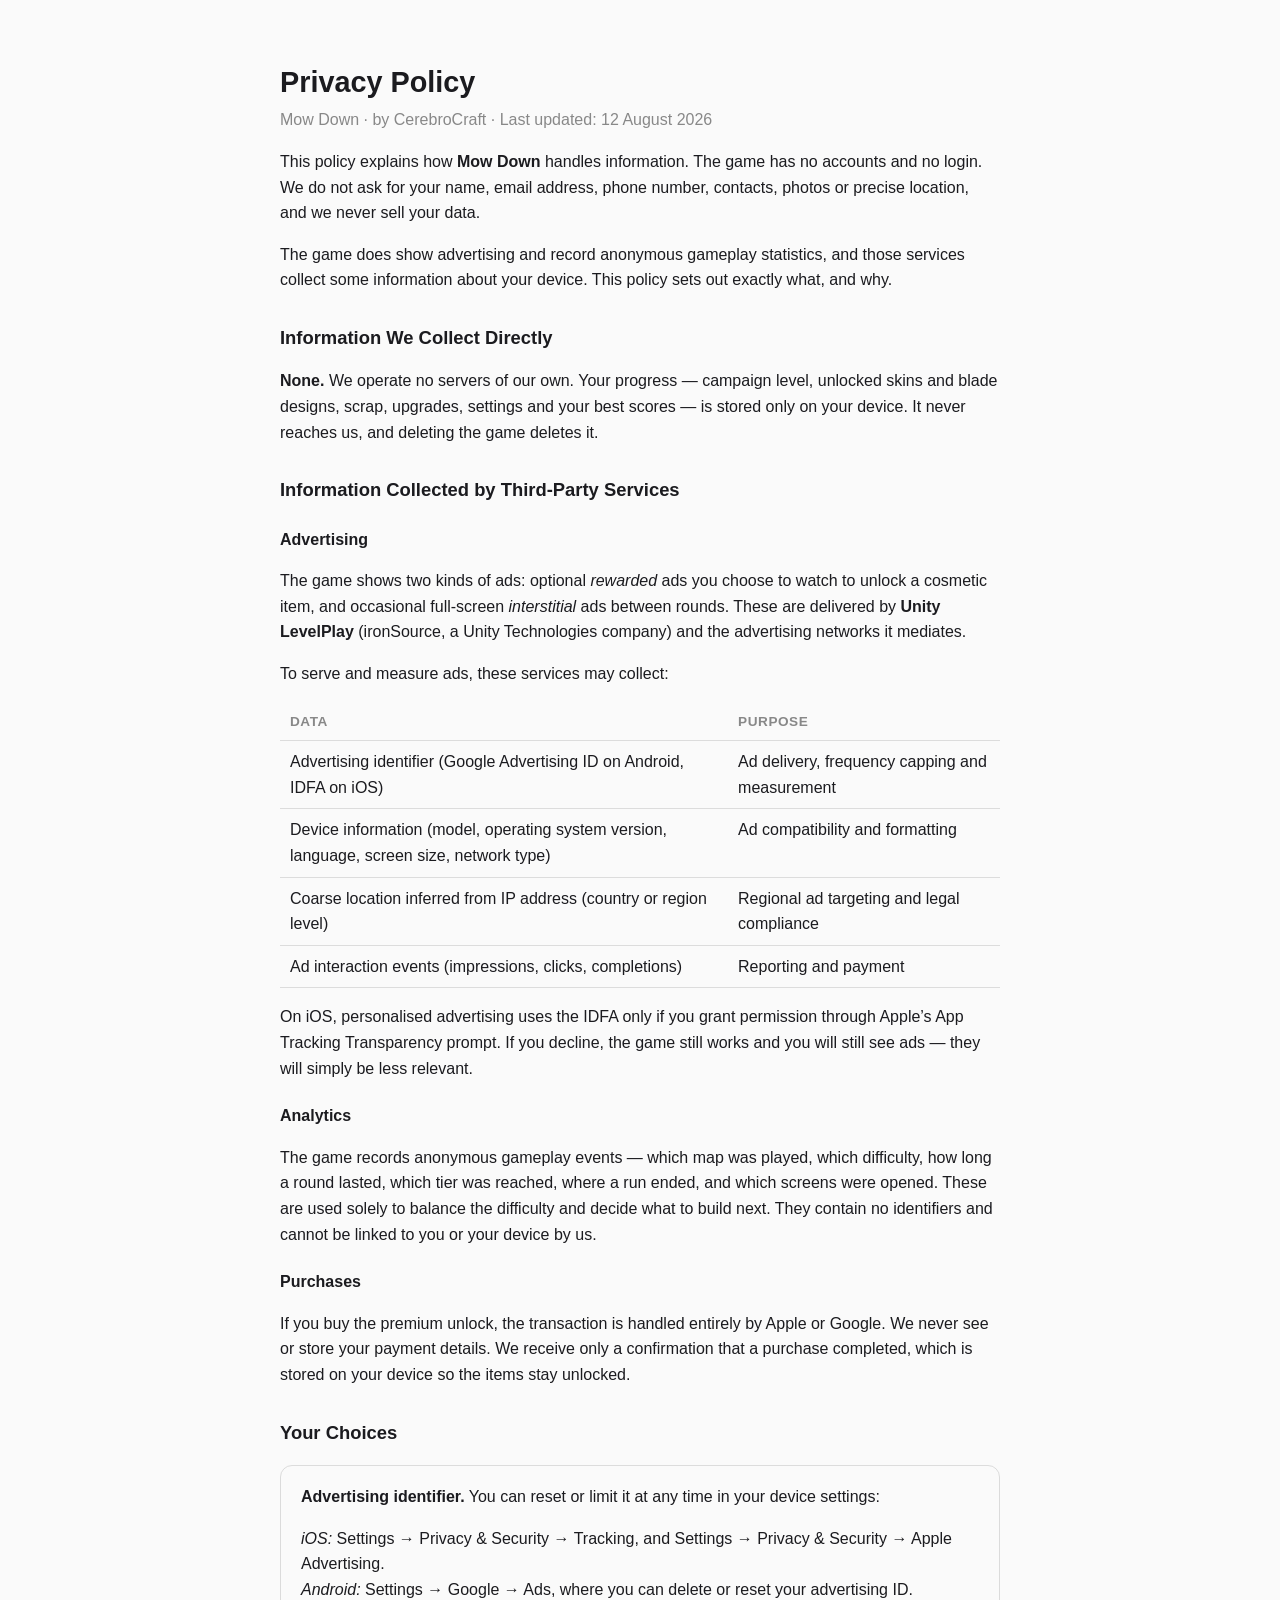
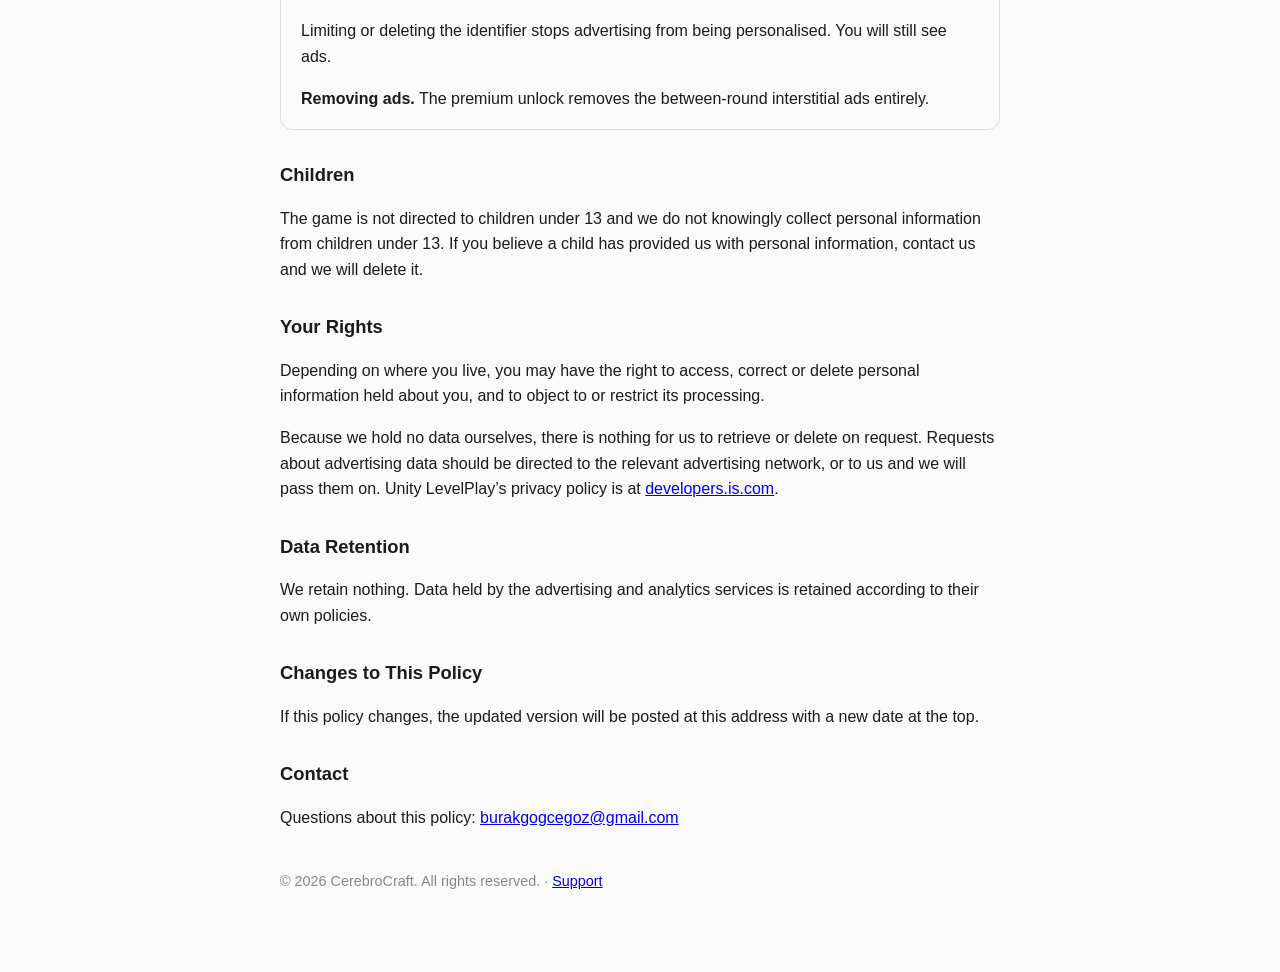
<file: mowdown/privacy.html>
<!DOCTYPE html>
<html lang="en">
<head>
<meta charset="utf-8">
<meta name="viewport" content="width=device-width, initial-scale=1">
<title>Mow Down &mdash; Privacy Policy</title>
<style>
  :root { color-scheme: light dark; }
  body { font-family: -apple-system, BlinkMacSystemFont, "Segoe UI", Roboto, Helvetica, Arial, sans-serif;
         line-height: 1.6; max-width: 720px; margin: 0 auto; padding: 40px 20px 64px; color: #1b1b1f; background: #fafafa; }
  @media (prefers-color-scheme: dark) { body { color: #e7e7ea; background: #17181c; } a { color: #7fb4ff; } }
  h1 { font-size: 1.8rem; margin-bottom: 2px; }
  .tag { color: #888; margin-top: 0; }
  h2 { font-size: 1.15rem; margin-top: 30px; }
  h3 { font-size: 1rem; margin-top: 22px; }
  code { background: rgba(127,127,127,0.15); padding: 1px 5px; border-radius: 4px; }
  .card { border: 1px solid rgba(127,127,127,0.25); border-radius: 12px; padding: 18px 20px; margin-top: 18px; }
  table { border-collapse: collapse; width: 100%; margin-top: 12px; }
  th, td { text-align: left; padding: 8px 10px; border-bottom: 1px solid rgba(127,127,127,0.25); vertical-align: top; }
  th { font-size: 0.85rem; text-transform: uppercase; letter-spacing: 0.04em; color: #888; }
</style>
</head>
<body>
<h1>Privacy Policy</h1>
<p class="tag">Mow Down &middot; by CerebroCraft &middot; Last updated: 12 August 2026</p>

<p>This policy explains how <strong>Mow Down</strong> handles information. The game has no accounts and no login.
We do not ask for your name, email address, phone number, contacts, photos or precise location, and we never
sell your data.</p>

<p>The game does show advertising and record anonymous gameplay statistics, and those services collect some
information about your device. This policy sets out exactly what, and why.</p>

<h2>Information We Collect Directly</h2>
<p><strong>None.</strong> We operate no servers of our own. Your progress &mdash; campaign level, unlocked
skins and blade designs, scrap, upgrades, settings and your best scores &mdash; is stored only on your device.
It never reaches us, and deleting the game deletes it.</p>

<h2>Information Collected by Third-Party Services</h2>

<h3>Advertising</h3>
<p>The game shows two kinds of ads: optional <em>rewarded</em> ads you choose to watch to unlock a cosmetic
item, and occasional full-screen <em>interstitial</em> ads between rounds. These are delivered by
<strong>Unity LevelPlay</strong> (ironSource, a Unity Technologies company) and the advertising networks it
mediates.</p>

<p>To serve and measure ads, these services may collect:</p>
<table>
  <tr><th>Data</th><th>Purpose</th></tr>
  <tr><td>Advertising identifier (Google Advertising ID on Android, IDFA on iOS)</td><td>Ad delivery, frequency capping and measurement</td></tr>
  <tr><td>Device information (model, operating system version, language, screen size, network type)</td><td>Ad compatibility and formatting</td></tr>
  <tr><td>Coarse location inferred from IP address (country or region level)</td><td>Regional ad targeting and legal compliance</td></tr>
  <tr><td>Ad interaction events (impressions, clicks, completions)</td><td>Reporting and payment</td></tr>
</table>

<p>On iOS, personalised advertising uses the IDFA only if you grant permission through Apple&rsquo;s App
Tracking Transparency prompt. If you decline, the game still works and you will still see ads &mdash; they
will simply be less relevant.</p>

<h3>Analytics</h3>
<p>The game records anonymous gameplay events &mdash; which map was played, which difficulty, how long a
round lasted, which tier was reached, where a run ended, and which screens were opened. These are used solely
to balance the difficulty and decide what to build next. They contain no identifiers and cannot be linked to
you or your device by us.</p>

<h3>Purchases</h3>
<p>If you buy the premium unlock, the transaction is handled entirely by Apple or Google. We never see or
store your payment details. We receive only a confirmation that a purchase completed, which is stored on your
device so the items stay unlocked.</p>

<h2>Your Choices</h2>
<div class="card">
<p style="margin-top:0"><strong>Advertising identifier.</strong> You can reset or limit it at any time in your
device settings:</p>
<p><em>iOS:</em> Settings &rarr; Privacy &amp; Security &rarr; Tracking, and Settings &rarr; Privacy &amp;
Security &rarr; Apple Advertising.<br>
<em>Android:</em> Settings &rarr; Google &rarr; Ads, where you can delete or reset your advertising ID.</p>
<p>Limiting or deleting the identifier stops advertising from being personalised. You will still see ads.</p>
<p style="margin-bottom:0"><strong>Removing ads.</strong> The premium unlock removes the between-round
interstitial ads entirely.</p>
</div>

<h2>Children</h2>
<p>The game is not directed to children under 13 and we do not knowingly collect personal information from
children under 13. If you believe a child has provided us with personal information, contact us and we will
delete it.</p>

<h2>Your Rights</h2>
<p>Depending on where you live, you may have the right to access, correct or delete personal information held
about you, and to object to or restrict its processing.</p>
<p>Because we hold no data ourselves, there is nothing for us to retrieve or delete on request. Requests about
advertising data should be directed to the relevant advertising network, or to us and we will pass them on.
Unity LevelPlay&rsquo;s privacy policy is at
<a href="https://developers.is.com/ironsource-mobile/air/ironsource-mobile-privacy-policy/">developers.is.com</a>.</p>

<h2>Data Retention</h2>
<p>We retain nothing. Data held by the advertising and analytics services is retained according to their own
policies.</p>

<h2>Changes to This Policy</h2>
<p>If this policy changes, the updated version will be posted at this address with a new date at the top.</p>

<h2>Contact</h2>
<p>Questions about this policy: <a href="mailto:burakgogcegoz@gmail.com">burakgogcegoz@gmail.com</a></p>

<p style="margin-top:40px; color:#888; font-size:0.9rem;">&copy; 2026 CerebroCraft. All rights reserved. &middot;
<a href="index.html">Support</a></p>
</body>
</html>
</file>
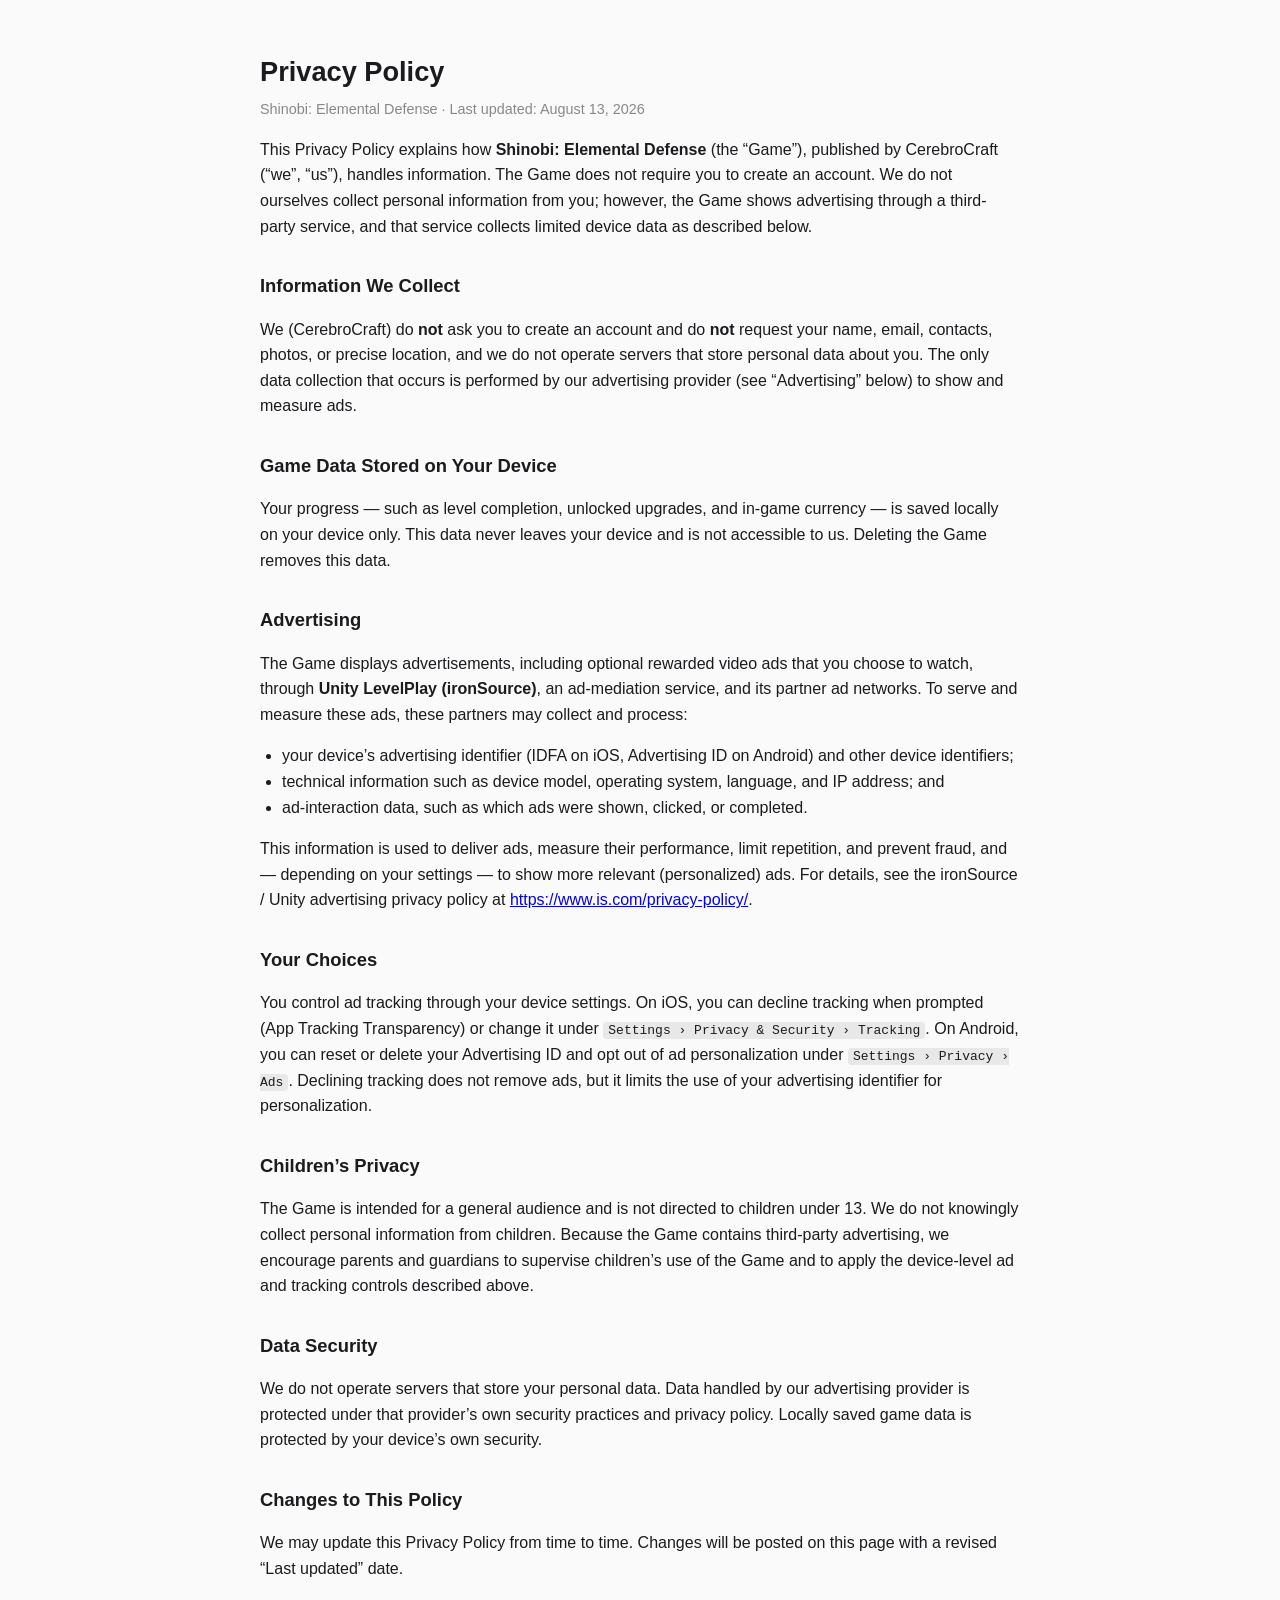
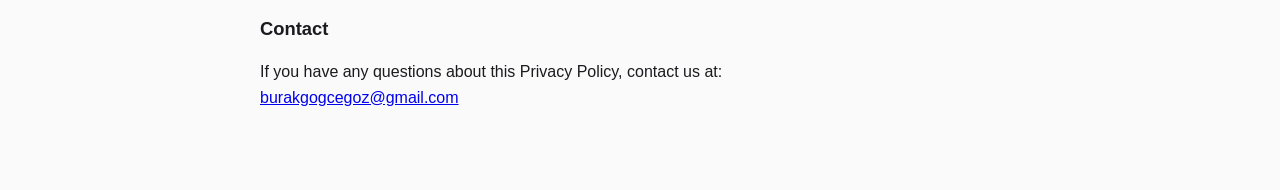
<file: shinobi/privacy.html>
<!DOCTYPE html>
<html lang="en">
<head>
<meta charset="utf-8">
<meta name="viewport" content="width=device-width, initial-scale=1">
<title>Privacy Policy &mdash; Shinobi: Elemental Defense</title>
<style>
:root { color-scheme: light dark; }
body { font-family: -apple-system, BlinkMacSystemFont, "Segoe UI", Roboto, Helvetica, Arial, sans-serif;
line-height: 1.6; max-width: 760px; margin: 0 auto; padding: 32px 20px 64px; color: #1b1b1f; background: #fafafa; }
@media (prefers-color-scheme: dark) { body { color: #e7e7ea; background: #17181c; } a { color: #7fb4ff; } }
h1 { font-size: 1.7rem; margin-bottom: 4px; }
h2 { font-size: 1.15rem; margin-top: 32px; }
.updated { color: #888; font-size: 0.9rem; margin-top: 0; }
code { background: rgba(127,127,127,0.15); padding: 1px 5px; border-radius: 4px; }
ul { padding-left: 22px; }
</style>
</head>
<body>
<h1>Privacy Policy</h1>
<p class="updated">Shinobi: Elemental Defense &middot; Last updated: August 13, 2026</p>

<p>This Privacy Policy explains how <strong>Shinobi: Elemental Defense</strong> (the &ldquo;Game&rdquo;), published by CerebroCraft (&ldquo;we&rdquo;, &ldquo;us&rdquo;), handles information. The Game does not require you to create an account. We do not ourselves collect personal information from you; however, the Game shows advertising through a third-party service, and that service collects limited device data as described below.</p>

<h2>Information We Collect</h2>
<p>We (CerebroCraft) do <strong>not</strong> ask you to create an account and do <strong>not</strong> request your name, email, contacts, photos, or precise location, and we do not operate servers that store personal data about you. The only data collection that occurs is performed by our advertising provider (see &ldquo;Advertising&rdquo; below) to show and measure ads.</p>

<h2>Game Data Stored on Your Device</h2>
<p>Your progress &mdash; such as level completion, unlocked upgrades, and in-game currency &mdash; is saved locally on your device only. This data never leaves your device and is not accessible to us. Deleting the Game removes this data.</p>

<h2>Advertising</h2>
<p>The Game displays advertisements, including optional rewarded video ads that you choose to watch, through <strong>Unity LevelPlay (ironSource)</strong>, an ad-mediation service, and its partner ad networks. To serve and measure these ads, these partners may collect and process:</p>
<ul>
<li>your device&rsquo;s advertising identifier (IDFA on iOS, Advertising ID on Android) and other device identifiers;</li>
<li>technical information such as device model, operating system, language, and IP address; and</li>
<li>ad-interaction data, such as which ads were shown, clicked, or completed.</li>
</ul>
<p>This information is used to deliver ads, measure their performance, limit repetition, and prevent fraud, and &mdash; depending on your settings &mdash; to show more relevant (personalized) ads. For details, see the ironSource / Unity advertising privacy policy at <a href="https://www.is.com/privacy-policy/">https://www.is.com/privacy-policy/</a>.</p>

<h2>Your Choices</h2>
<p>You control ad tracking through your device settings. On iOS, you can decline tracking when prompted (App Tracking Transparency) or change it under <code>Settings &rsaquo; Privacy &amp; Security &rsaquo; Tracking</code>. On Android, you can reset or delete your Advertising ID and opt out of ad personalization under <code>Settings &rsaquo; Privacy &rsaquo; Ads</code>. Declining tracking does not remove ads, but it limits the use of your advertising identifier for personalization.</p>

<h2>Children&rsquo;s Privacy</h2>
<p>The Game is intended for a general audience and is not directed to children under 13. We do not knowingly collect personal information from children. Because the Game contains third-party advertising, we encourage parents and guardians to supervise children&rsquo;s use of the Game and to apply the device-level ad and tracking controls described above.</p>

<h2>Data Security</h2>
<p>We do not operate servers that store your personal data. Data handled by our advertising provider is protected under that provider&rsquo;s own security practices and privacy policy. Locally saved game data is protected by your device&rsquo;s own security.</p>

<h2>Changes to This Policy</h2>
<p>We may update this Privacy Policy from time to time. Changes will be posted on this page with a revised &ldquo;Last updated&rdquo; date.</p>

<h2>Contact</h2>
<p>If you have any questions about this Privacy Policy, contact us at:<br>
<a href="mailto:burakgogcegoz@gmail.com">burakgogcegoz@gmail.com</a></p>
</body>
</html>
</file>
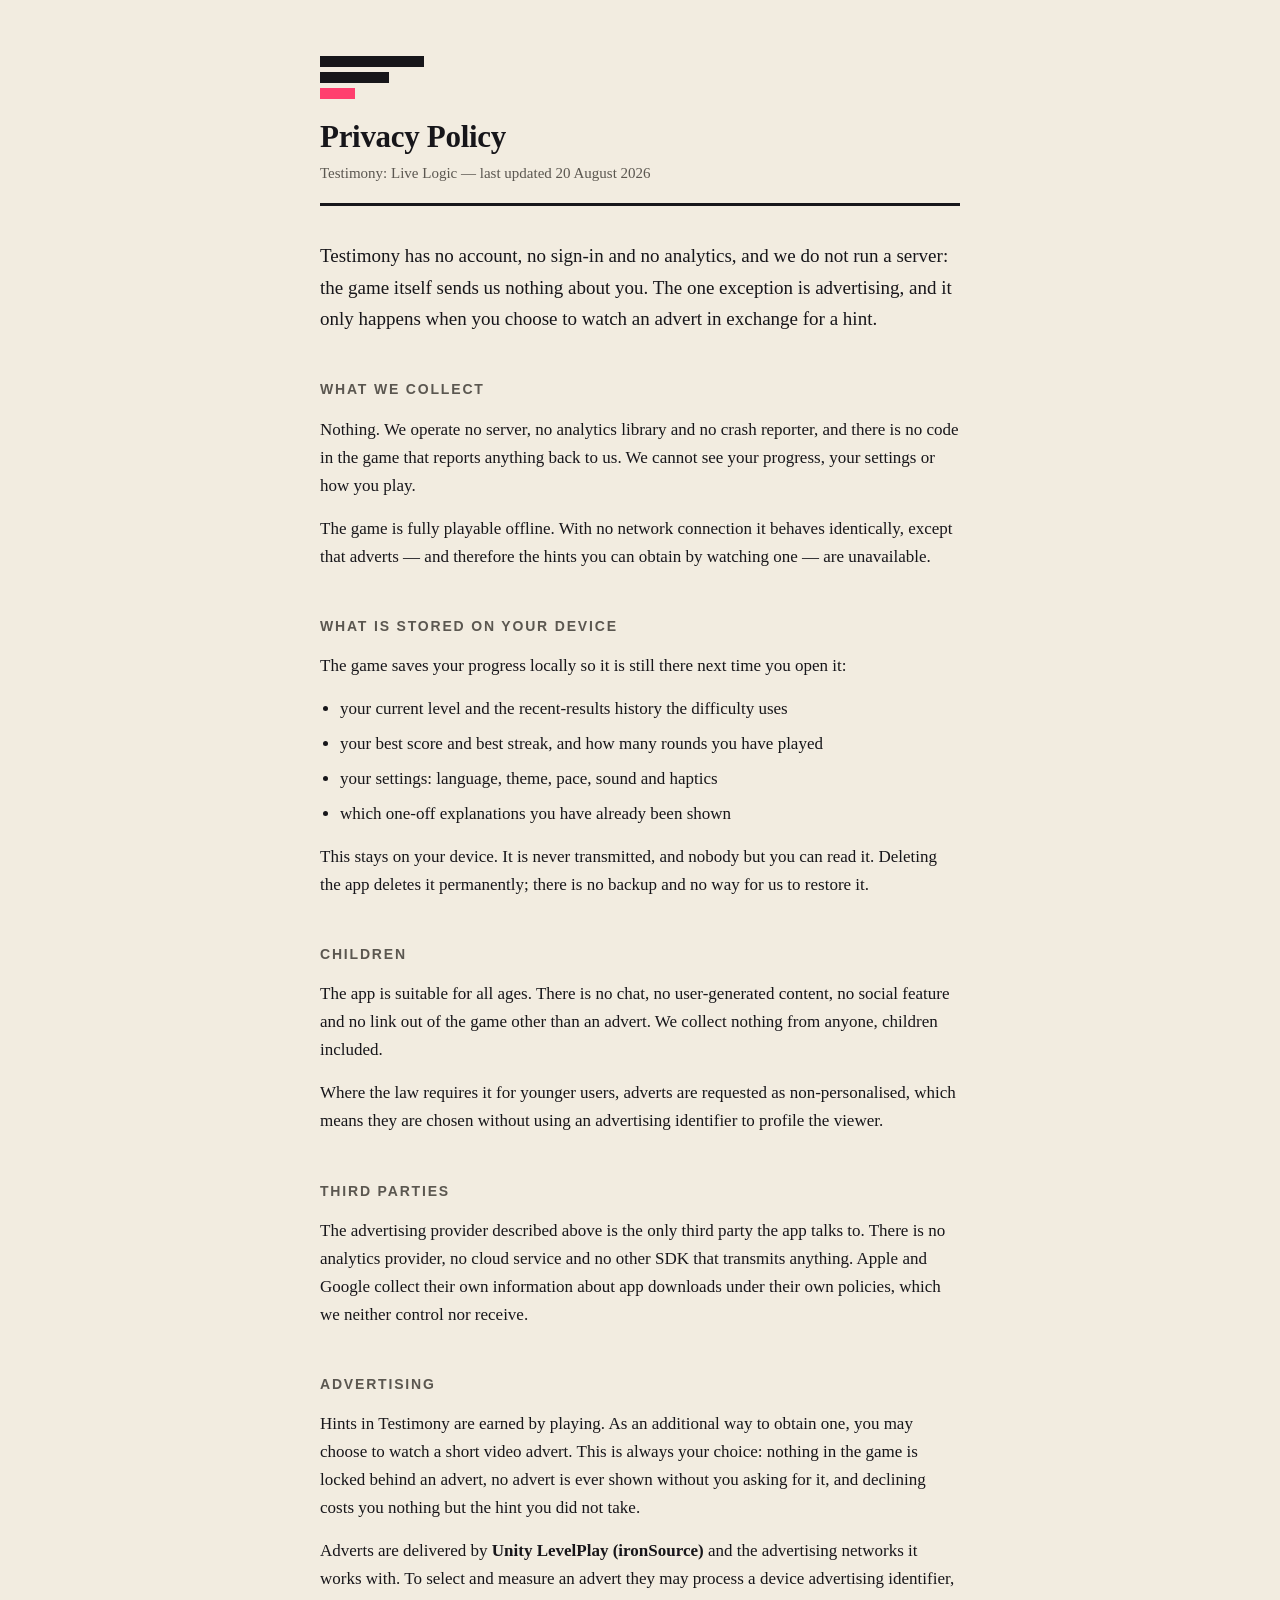
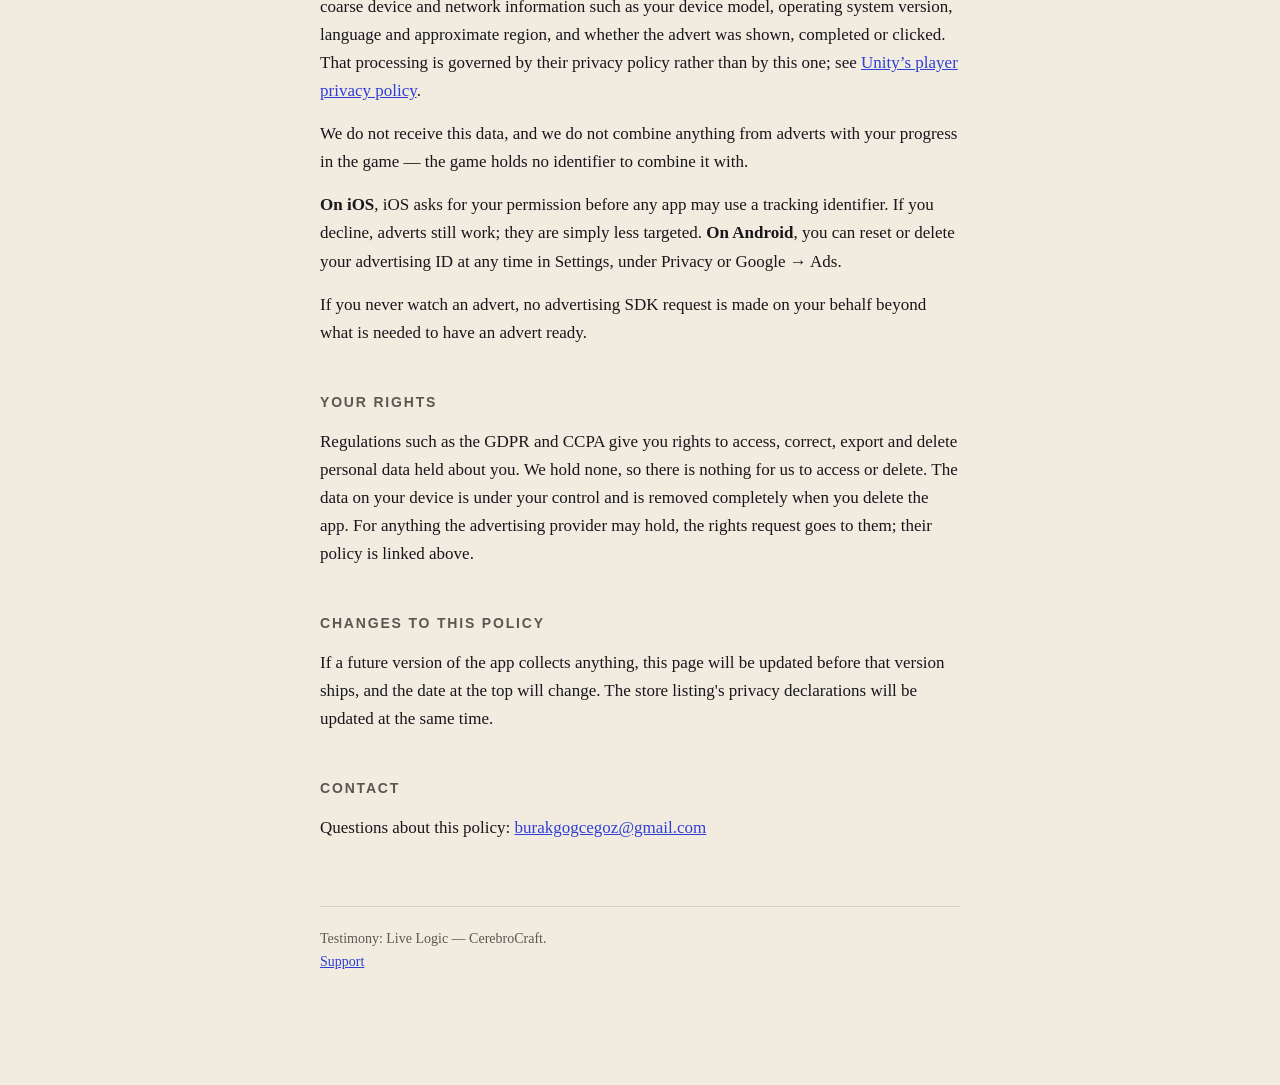
<file: testimony/privacy.html>
<!doctype html>
<html lang="en">
<head>
<meta charset="utf-8">
<meta name="viewport" content="width=device-width,initial-scale=1">
<title>Testimony — Privacy Policy</title>
<meta name="description" content="Privacy policy for Testimony: Live Logic. The app collects no data.">
<style>
  :root{
    --paper:#f2ece0; --ink:#17161a; --pink:#ff3f6e; --blue:#2f3fd6;
    --muted:#5b5750; --rule:#d8d0bf;
  }
  *{box-sizing:border-box}
  html{-webkit-text-size-adjust:100%}
  body{
    margin:0; background:var(--paper); color:var(--ink);
    font:17px/1.65 ui-serif, Georgia, "Iowan Old Style", "Times New Roman", serif;
    padding:0 20px;
  }
  .wrap{max-width:640px; margin:0 auto; padding:56px 0 96px}
  header{border-bottom:3px solid var(--ink); padding-bottom:18px; margin-bottom:34px}
  .mark{display:flex; flex-direction:column; gap:5px; width:104px; margin-bottom:20px}
  .mark i{display:block; height:11px; background:var(--ink)}
  .mark i:nth-child(2){width:66%}
  .mark i:nth-child(3){width:34%; background:var(--pink)}
  h1{font-size:31px; line-height:1.15; margin:0 0 6px; letter-spacing:-.01em}
  .sub{margin:0; color:var(--muted); font-size:15px}
  h2{font-size:14px; letter-spacing:.13em; text-transform:uppercase;
     font-family:ui-sans-serif,-apple-system,"Segoe UI",Roboto,sans-serif;
     margin:44px 0 14px; color:var(--muted)}
  p{margin:0 0 15px}
  a{color:var(--blue)}
  a:hover{color:var(--pink)}
  .lede{font-size:19px}
  .note{border-left:3px solid var(--pink); padding:2px 0 2px 16px; margin:22px 0; color:var(--muted)}
  ul{margin:0 0 15px; padding-left:20px}
  li{margin-bottom:7px}
  footer{margin-top:64px; padding-top:20px; border-top:1px solid var(--rule);
         color:var(--muted); font-size:14px}
  @media (prefers-color-scheme: dark){
    :root{--paper:#141317; --ink:#ece7dd; --muted:#928c82; --rule:#2c2a30}
  }
</style>
</head>
<body>
<div class="wrap">

  <header>
    <div class="mark" aria-hidden="true"><i></i><i></i><i></i></div>
    <h1>Privacy Policy</h1>
    <p class="sub">Testimony: Live Logic — last updated 20 August 2026</p>
  </header>

  <p class="lede">Testimony has no account, no sign-in and no analytics, and we do not run a server: the game itself sends us nothing about you. The one exception is advertising, and it only happens when you choose to watch an advert in exchange for a hint.</p>

  <h2>What we collect</h2>
  <p>Nothing. We operate no server, no analytics library and no crash reporter, and there is no code in the game that reports anything back to us. We cannot see your progress, your settings or how you play.</p>
  <p>The game is fully playable offline. With no network connection it behaves identically, except that adverts — and therefore the hints you can obtain by watching one — are unavailable.</p>

  <h2>What is stored on your device</h2>
  <p>The game saves your progress locally so it is still there next time you open it:</p>
  <ul>
    <li>your current level and the recent-results history the difficulty uses</li>
    <li>your best score and best streak, and how many rounds you have played</li>
    <li>your settings: language, theme, pace, sound and haptics</li>
    <li>which one-off explanations you have already been shown</li>
  </ul>
  <p>This stays on your device. It is never transmitted, and nobody but you can read it. Deleting the app deletes it permanently; there is no backup and no way for us to restore it.</p>

  <h2>Children</h2>
  <p>The app is suitable for all ages. There is no chat, no user-generated
  content, no social feature and no link out of the game other than an
  advert. We collect nothing from anyone, children included.</p>
  <p>Where the law requires it for younger users, adverts are requested as
  non-personalised, which means they are chosen without using an advertising
  identifier to profile the viewer.</p>

  <h2>Third parties</h2>
  <p>The advertising provider described above is the only third party the app
  talks to. There is no analytics provider, no cloud service and no other SDK
  that transmits anything. Apple and Google collect their own information about
  app downloads under their own policies, which we neither control nor
  receive.</p>

  <h2>Advertising</h2>
  <p>Hints in Testimony are earned by playing. As an additional way to obtain
  one, you may choose to watch a short video advert. This is always your
  choice: nothing in the game is locked behind an advert, no advert is ever
  shown without you asking for it, and declining costs you nothing but the
  hint you did not take.</p>

  <p>Adverts are delivered by <strong>Unity LevelPlay (ironSource)</strong> and
  the advertising networks it works with. To select and measure an advert they
  may process a device advertising identifier, coarse device and network
  information such as your device model, operating system version, language
  and approximate region, and whether the advert was shown, completed or
  clicked. That processing is governed by their privacy policy rather than by
  this one; see <a href="https://unity.com/legal/game-player-and-app-user-privacy-policy">Unity&rsquo;s player privacy policy</a>.</p>

  <p>We do not receive this data, and we do not combine anything from adverts
  with your progress in the game — the game holds no identifier to combine it
  with.</p>

  <p><strong>On iOS</strong>, iOS asks for your permission before any app may
  use a tracking identifier. If you decline, adverts still work; they are
  simply less targeted. <strong>On Android</strong>, you can reset or delete
  your advertising ID at any time in Settings, under Privacy or Google &rarr;
  Ads.</p>

  <p>If you never watch an advert, no advertising SDK request is made on your
  behalf beyond what is needed to have an advert ready.</p>

  <h2>Your rights</h2>
  <p>Regulations such as the GDPR and CCPA give you rights to access, correct,
  export and delete personal data held about you. We hold none, so there is
  nothing for us to access or delete. The data on your device is under your
  control and is removed completely when you delete the app. For anything the
  advertising provider may hold, the rights request goes to them; their policy
  is linked above.</p>

  <h2>Changes to this policy</h2>
  <p>If a future version of the app collects anything, this page will be updated before that version ships, and the date at the top will change. The store listing's privacy declarations will be updated at the same time.</p>

  <h2>Contact</h2>
  <p>Questions about this policy: <a href="mailto:burakgogcegoz@gmail.com">burakgogcegoz@gmail.com</a></p>

  <footer>
    <p>Testimony: Live Logic — CerebroCraft.<br>
    <a href="./">Support</a></p>
  </footer>

</div>
</body>
</html>
</file>
<file: fateloom/style.css>
:root{--ink:#120E1C;--panel:#1D1730;--panel2:#271F42;--edge:#3A2F55;--gold:#F2B65A;--ember:#E9705B;--text:#F1ECFA;--dim:#B4ADC9}
*{box-sizing:border-box}
html{scroll-behavior:smooth}
body{margin:0;background:var(--ink);color:var(--text);font:16px/1.65 -apple-system,BlinkMacSystemFont,Segoe UI,Roboto,Helvetica,Arial,sans-serif}
a{color:var(--gold)}
.nav{display:flex;align-items:center;gap:22px;max-width:1000px;margin:0 auto;padding:20px 24px}
.nav .brand{font-weight:800;font-size:20px;color:var(--gold);text-decoration:none;letter-spacing:.5px}
.nav .sp{flex:1}
.nav a{color:var(--dim);text-decoration:none;font-size:15px}
.nav a:hover{color:var(--text)}
.wrap{max-width:820px;margin:0 auto;padding:24px}
.hero{max-width:1000px;margin:0 auto;padding:60px 24px 40px;text-align:center}
.hero h1{font-size:44px;line-height:1.1;margin:0 0 16px;background:linear-gradient(90deg,var(--gold),var(--ember));-webkit-background-clip:text;background-clip:text;color:transparent}
.hero p{font-size:19px;color:var(--dim);max-width:620px;margin:0 auto 28px}
.btns{display:flex;gap:14px;justify-content:center;flex-wrap:wrap}
.btn{display:inline-block;background:var(--gold);color:var(--ink);text-decoration:none;font-weight:700;padding:13px 26px;border-radius:12px}
.btn.ghost{background:transparent;color:var(--text);border:1px solid var(--edge)}
.features{display:grid;grid-template-columns:repeat(3,1fr);gap:18px;max-width:1000px;margin:40px auto;padding:0 24px}
.feature{background:var(--panel);border:1px solid var(--edge);border-radius:16px;padding:22px}
.feature h3{margin:0 0 8px;color:var(--gold);font-size:17px}
.feature p{margin:0;color:var(--dim);font-size:15px}
.doc h1{font-size:32px;margin-bottom:4px}
.doc .updated{color:var(--dim);font-size:14px;margin-bottom:28px}
.doc h2{color:var(--gold);font-size:19px;margin-top:32px}
.doc ul{padding-left:22px}
.doc li{margin:6px 0}
footer{border-top:1px solid var(--edge);margin-top:60px;padding:26px 24px;text-align:center;color:var(--dim);font-size:14px}
footer a{color:var(--dim);margin:0 10px}
.callout{background:var(--panel2);border:1px solid var(--edge);border-radius:12px;padding:14px 18px;color:var(--dim);font-size:14px;margin:20px 0}
@media(max-width:720px){.features{grid-template-columns:1fr}.hero h1{font-size:34px}}
</file>
